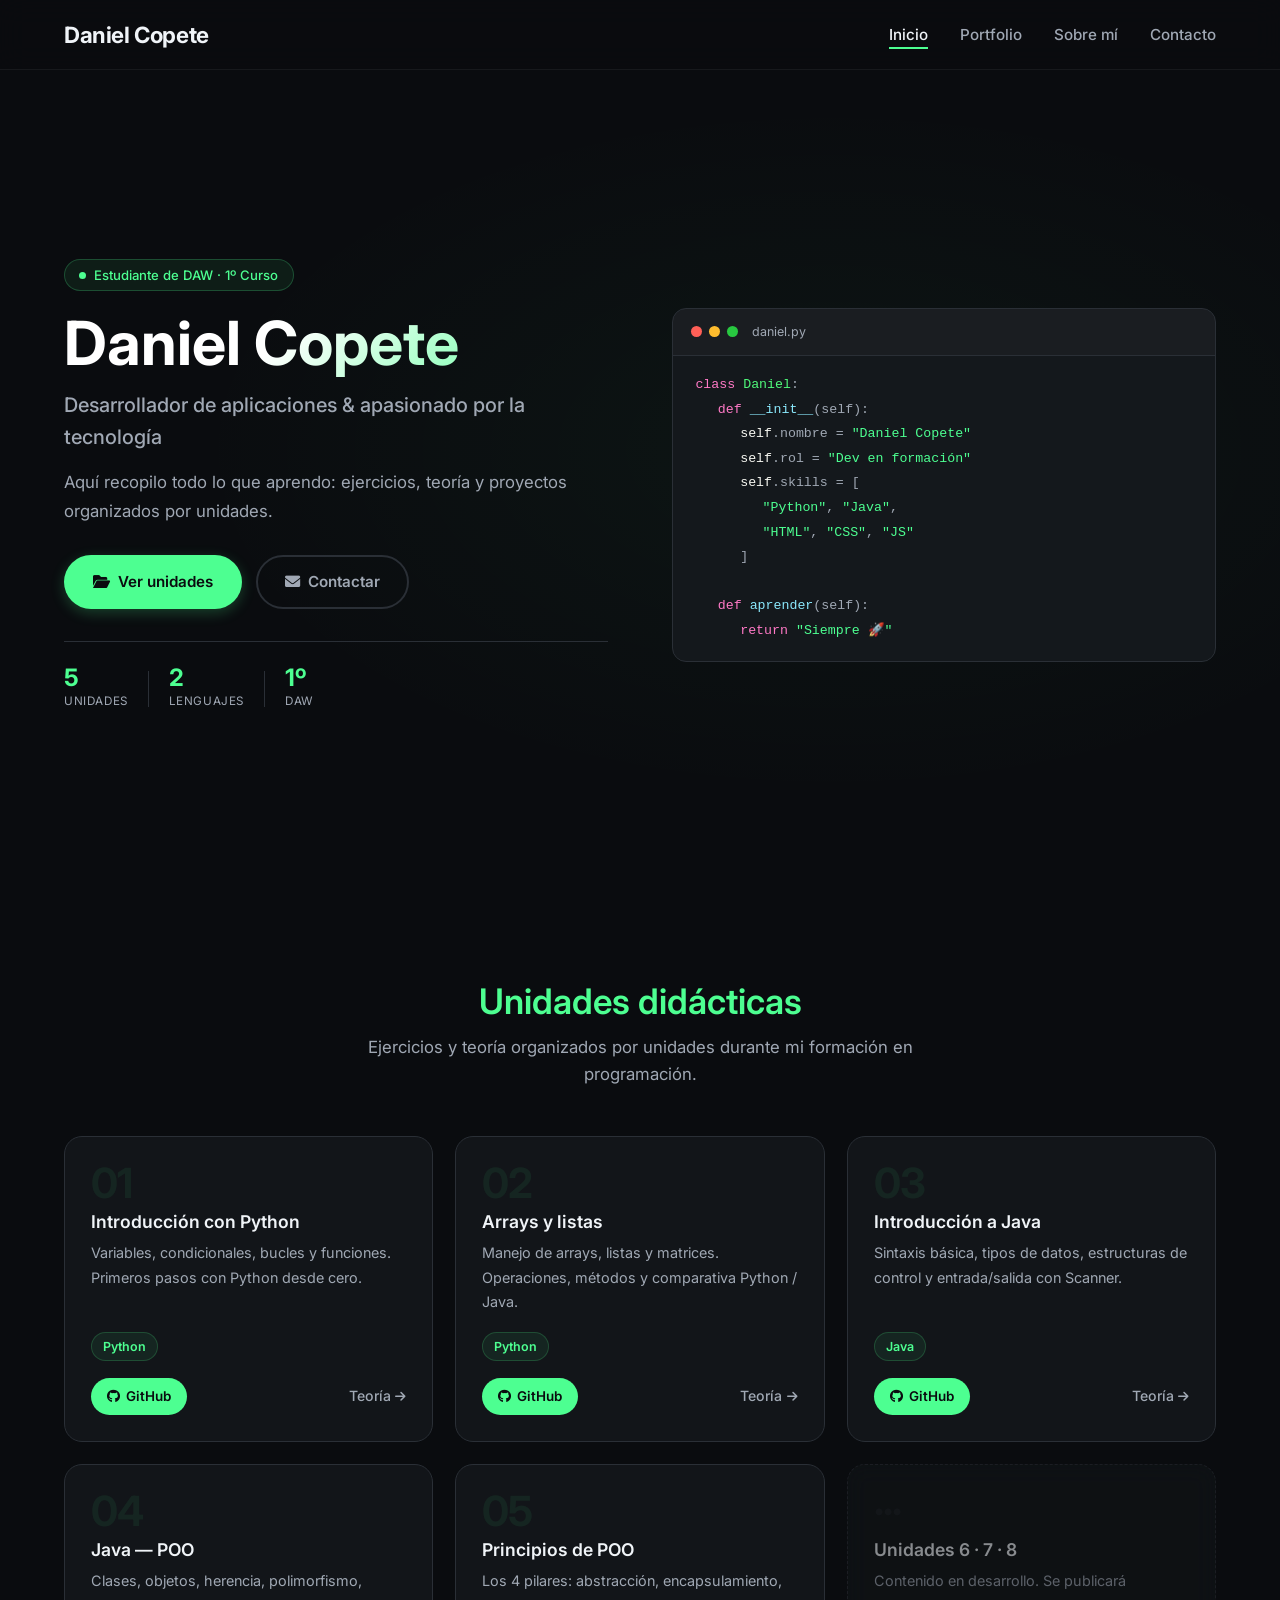
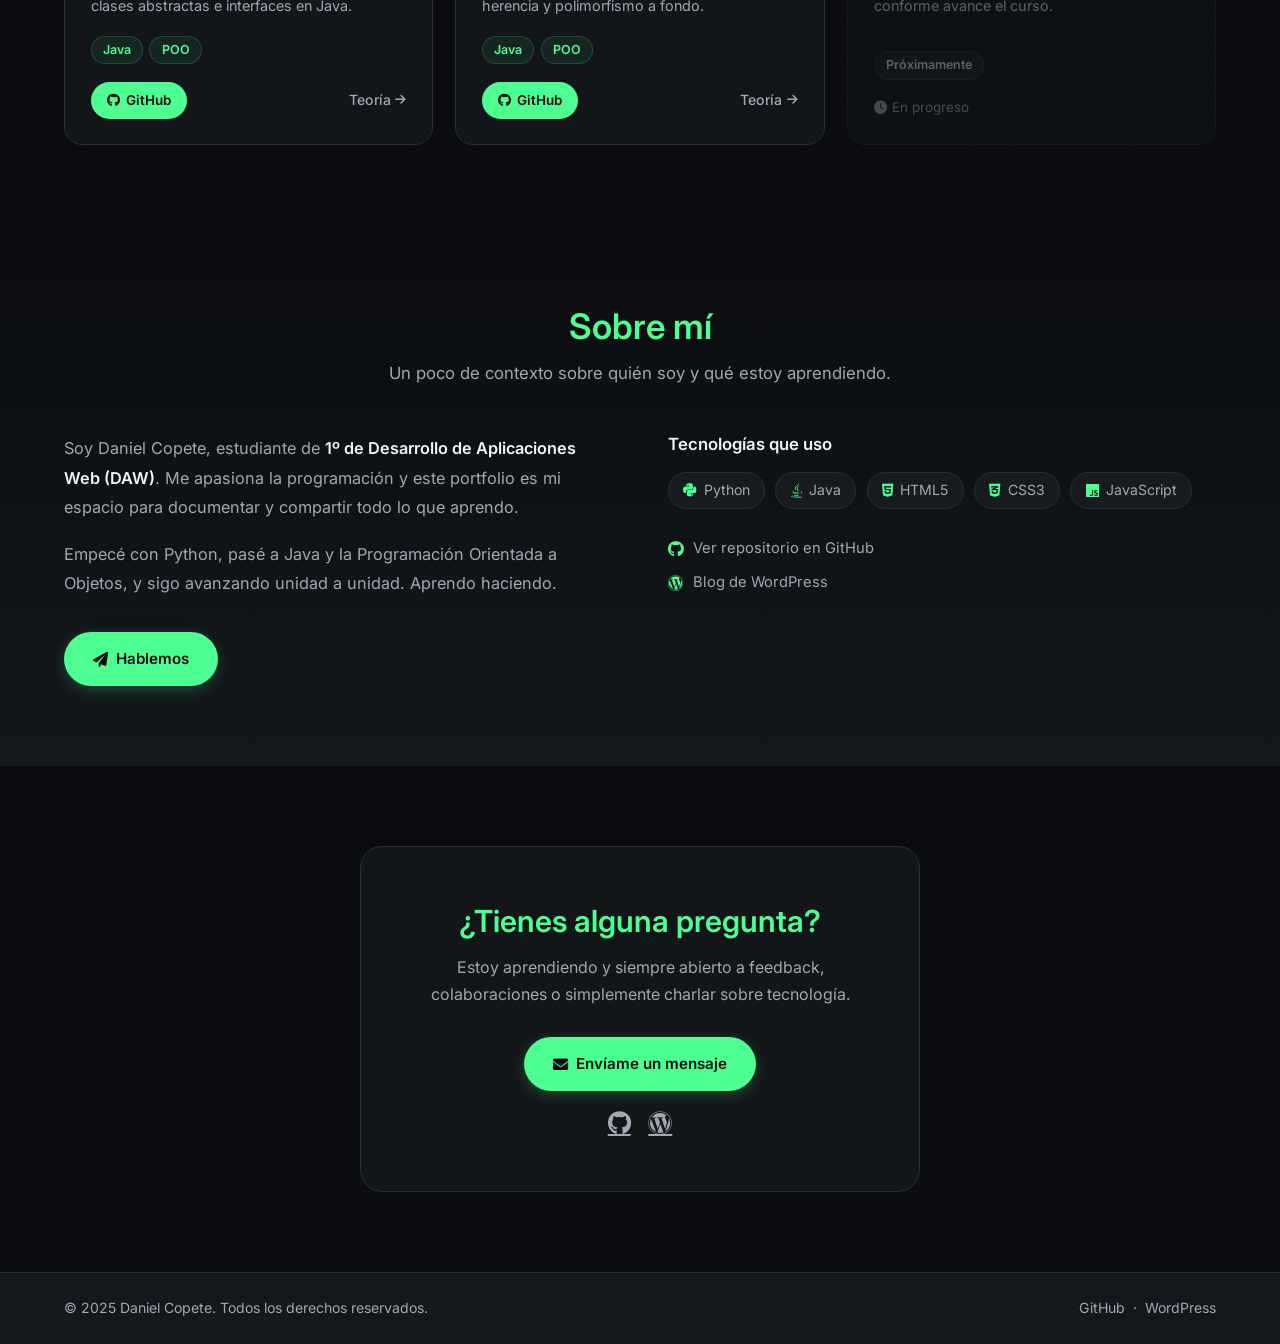
<file: index.html>
<!DOCTYPE html>
<html lang="es">
<head>
    <meta charset="UTF-8">
    <meta name="viewport" content="width=device-width, initial-scale=1.0">
    <meta name="description" content="Portfolio de Daniel Copete, estudiante de DAW. Ejercicios, proyectos y teoría de programación en Python y Java.">
    <meta name="author" content="Daniel Copete">
    <title>Daniel Copete | Portfolio</title>
    <link rel="preconnect" href="https://fonts.googleapis.com">
    <link rel="preconnect" href="https://fonts.gstatic.com" crossorigin>
    <link href="https://fonts.googleapis.com/css2?family=Inter:opsz,wght@14..32,400;14..32,500;14..32,600;14..32,700&display=swap" rel="stylesheet">
    <link rel="stylesheet" href="https://cdnjs.cloudflare.com/ajax/libs/font-awesome/6.0.0-beta3/css/all.min.css">
    <link rel="stylesheet" href="styles.css">
</head>
<body>

    <!-- ===== HEADER ===== -->
    <header class="header" id="header">
        <div class="container header-container">
            <div class="logo">
                <a href="index.html#inicio">Daniel Copete</a>
            </div>
            <nav class="navbar" aria-label="Navegación principal">
                <ul class="nav-menu" id="nav-menu">
                    <li><a href="index.html#inicio"   class="nav-link">Inicio</a></li>
                    <li><a href="index.html#portfolio" class="nav-link">Portfolio</a></li>
                    <li><a href="index.html#sobre-mi"  class="nav-link">Sobre mí</a></li>
                    <li><a href="mi_contacto.html"     class="nav-link">Contacto</a></li>
                </ul>
                <div class="hamburger" id="hamburger" aria-label="Abrir menú" role="button" tabindex="0">
                    <span class="bar"></span>
                    <span class="bar"></span>
                    <span class="bar"></span>
                </div>
            </nav>
        </div>
    </header>

    <main>

        <!-- ===== HERO ===== -->
        <section id="inicio" class="hero">
            <div class="container hero-container">

                <div class="hero-content">
                    <div class="hero-badge">
                        <span class="badge-dot"></span>
                        Estudiante de DAW · 1º Curso
                    </div>
                    <h1 class="hero-title">Daniel Copete</h1>
                    <p class="hero-subtitle">Desarrollador de aplicaciones &amp; apasionado por la tecnología</p>
                    <p class="hero-description">Aquí recopilo todo lo que aprendo: ejercicios, teoría y proyectos organizados por unidades.</p>
                    <div class="hero-buttons">
                        <a href="index.html#portfolio" class="btn btn-primary">
                            <i class="fas fa-folder-open"></i> Ver unidades
                        </a>
                        <a href="mi_contacto.html" class="btn btn-outline">
                            <i class="fas fa-envelope"></i> Contactar
                        </a>
                    </div>
                    <div class="hero-stats">
                        <div class="stat">
                            <span class="stat-number">5</span>
                            <span class="stat-label">Unidades</span>
                        </div>
                        <div class="stat-divider"></div>
                        <div class="stat">
                            <span class="stat-number">2</span>
                            <span class="stat-label">Lenguajes</span>
                        </div>
                        <div class="stat-divider"></div>
                        <div class="stat">
                            <span class="stat-number">1º</span>
                            <span class="stat-label">DAW</span>
                        </div>
                    </div>
                </div>

                <!-- Ventana de código decorativa -->
                <div class="hero-visual" aria-hidden="true">
                    <div class="code-window">
                        <div class="window-header">
                            <span class="dot red"></span>
                            <span class="dot yellow"></span>
                            <span class="dot green"></span>
                            <span class="window-title">daniel.py</span>
                        </div>
                        <div class="window-body">
                            <div class="code-line"><span class="code-keyword">class</span> <span class="code-class">Daniel</span><span class="code-punct">:</span></div>
                            <div class="code-line indent"><span class="code-keyword">def</span> <span class="code-fn">__init__</span><span class="code-punct">(self):</span></div>
                            <div class="code-line indent2"><span class="code-var">self</span><span class="code-punct">.nombre =</span> <span class="code-string">"Daniel Copete"</span></div>
                            <div class="code-line indent2"><span class="code-var">self</span><span class="code-punct">.rol    =</span> <span class="code-string">"Dev en formación"</span></div>
                            <div class="code-line indent2"><span class="code-var">self</span><span class="code-punct">.skills =</span> <span class="code-punct">[</span></div>
                            <div class="code-line indent3"><span class="code-string">"Python"</span><span class="code-punct">,</span> <span class="code-string">"Java"</span><span class="code-punct">,</span></div>
                            <div class="code-line indent3"><span class="code-string">"HTML"</span><span class="code-punct">,</span> <span class="code-string">"CSS"</span><span class="code-punct">,</span> <span class="code-string">"JS"</span></div>
                            <div class="code-line indent2"><span class="code-punct">]</span></div>
                            <div class="code-line">&nbsp;</div>
                            <div class="code-line indent"><span class="code-keyword">def</span> <span class="code-fn">aprender</span><span class="code-punct">(self):</span></div>
                            <div class="code-line indent2"><span class="code-keyword">return</span> <span class="code-string">"Siempre 🚀"</span></div>
                        </div>
                    </div>
                </div>

            </div>
        </section>

        <!-- ===== PORTFOLIO ===== -->
        <section id="portfolio" class="portfolio">
            <div class="container">
                <div class="section-header">
                    <h2>Unidades didácticas</h2>
                    <p class="section-description">Ejercicios y teoría organizados por unidades durante mi formación en programación.</p>
                </div>
                <div class="portfolio-grid">

                    <article class="portfolio-card">
                        <div class="card-number">01</div>
                        <div class="card-content">
                            <h3 class="card-title">Introducción con Python</h3>
                            <p class="card-description">Variables, condicionales, bucles y funciones. Primeros pasos con Python desde cero.</p>
                            <div class="card-tech">
                                <span class="tech-tag">Python</span>
                            </div>
                            <div class="card-links">
                                <a href="https://github.com/dacop1/programacion_1_daw/tree/main/Unidad_1" class="btn-card" target="_blank" rel="noopener noreferrer">
                                    <i class="fab fa-github"></i> GitHub
                                </a>
                                <a href="teoria_ud1.html" class="card-link">
                                    Teoría <i class="fas fa-arrow-right"></i>
                                </a>
                            </div>
                        </div>
                    </article>

                    <article class="portfolio-card">
                        <div class="card-number">02</div>
                        <div class="card-content">
                            <h3 class="card-title">Arrays y listas</h3>
                            <p class="card-description">Manejo de arrays, listas y matrices. Operaciones, métodos y comparativa Python / Java.</p>
                            <div class="card-tech">
                                <span class="tech-tag">Python</span>
                            </div>
                            <div class="card-links">
                                <a href="https://github.com/dacop1/programacion_1_daw/tree/main/Unidad_2" class="btn-card" target="_blank" rel="noopener noreferrer">
                                    <i class="fab fa-github"></i> GitHub
                                </a>
                                <a href="teoria_ud2.html" class="card-link">
                                    Teoría <i class="fas fa-arrow-right"></i>
                                </a>
                            </div>
                        </div>
                    </article>

                    <article class="portfolio-card">
                        <div class="card-number">03</div>
                        <div class="card-content">
                            <h3 class="card-title">Introducción a Java</h3>
                            <p class="card-description">Sintaxis básica, tipos de datos, estructuras de control y entrada/salida con Scanner.</p>
                            <div class="card-tech">
                                <span class="tech-tag">Java</span>
                            </div>
                            <div class="card-links">
                                <a href="https://github.com/dacop1/programacion_1_daw/tree/main/Unidad_3" class="btn-card" target="_blank" rel="noopener noreferrer">
                                    <i class="fab fa-github"></i> GitHub
                                </a>
                                <a href="teoria_ud3.html" class="card-link">
                                    Teoría <i class="fas fa-arrow-right"></i>
                                </a>
                            </div>
                        </div>
                    </article>

                    <article class="portfolio-card">
                        <div class="card-number">04</div>
                        <div class="card-content">
                            <h3 class="card-title">Java — POO</h3>
                            <p class="card-description">Clases, objetos, herencia, polimorfismo, clases abstractas e interfaces en Java.</p>
                            <div class="card-tech">
                                <span class="tech-tag">Java</span>
                                <span class="tech-tag">POO</span>
                            </div>
                            <div class="card-links">
                                <a href="https://github.com/dacop1/programacion_1_daw/tree/main/Unidad_4" class="btn-card" target="_blank" rel="noopener noreferrer">
                                    <i class="fab fa-github"></i> GitHub
                                </a>
                                <a href="teoria_ud4.html" class="card-link">
                                    Teoría <i class="fas fa-arrow-right"></i>
                                </a>
                            </div>
                        </div>
                    </article>

                    <article class="portfolio-card">
                        <div class="card-number">05</div>
                        <div class="card-content">
                            <h3 class="card-title">Principios de POO</h3>
                            <p class="card-description">Los 4 pilares: abstracción, encapsulamiento, herencia y polimorfismo a fondo.</p>
                            <div class="card-tech">
                                <span class="tech-tag">Java</span>
                                <span class="tech-tag">POO</span>
                            </div>
                            <div class="card-links">
                                <a href="https://github.com/dacop1/programacion_1_daw/tree/main/Unidad_5" class="btn-card" target="_blank" rel="noopener noreferrer">
                                    <i class="fab fa-github"></i> GitHub
                                </a>
                                <a href="teoria_ud5.html" class="card-link">
                                    Teoría <i class="fas fa-arrow-right"></i>
                                </a>
                            </div>
                        </div>
                    </article>

                    <!-- Próximamente: unidades 6, 7 y 8 -->
                    <article class="portfolio-card portfolio-card--coming">
                        <div class="card-number coming-number">···</div>
                        <div class="card-content">
                            <h3 class="card-title">Unidades 6 · 7 · 8</h3>
                            <p class="card-description">Contenido en desarrollo. Se publicará conforme avance el curso.</p>
                            <div class="card-tech">
                                <span class="tech-tag tech-tag--muted">Próximamente</span>
                            </div>
                            <div class="card-links">
                                <span class="coming-label">
                                    <i class="fas fa-clock"></i> En progreso
                                </span>
                            </div>
                        </div>
                    </article>

                </div>
            </div>
        </section>

        <!-- ===== SOBRE MÍ ===== -->
        <section id="sobre-mi" class="about">
            <div class="container">
                <div class="section-header">
                    <h2>Sobre mí</h2>
                    <p class="section-description">Un poco de contexto sobre quién soy y qué estoy aprendiendo.</p>
                </div>
                <div class="about-content">
                    <div class="about-text">
                        <p>Soy Daniel Copete, estudiante de <strong>1º de Desarrollo de Aplicaciones Web (DAW)</strong>. Me apasiona la programación y este portfolio es mi espacio para documentar y compartir todo lo que aprendo.</p>
                        <p>Empecé con Python, pasé a Java y la Programación Orientada a Objetos, y sigo avanzando unidad a unidad. Aprendo haciendo.</p>
                        <a href="mi_contacto.html" class="btn btn-primary" style="margin-top:1rem;">
                            <i class="fas fa-paper-plane"></i> Hablemos
                        </a>
                    </div>
                    <div class="about-skills">
                        <h3>Tecnologías que uso</h3>
                        <div class="skills-list">
                            <span class="skill-item"><i class="fab fa-python"></i> Python</span>
                            <span class="skill-item"><i class="fab fa-java"></i> Java</span>
                            <span class="skill-item"><i class="fab fa-html5"></i> HTML5</span>
                            <span class="skill-item"><i class="fab fa-css3-alt"></i> CSS3</span>
                            <span class="skill-item"><i class="fab fa-js"></i> JavaScript</span>
                        </div>
                        <div class="about-links">
                            <a href="https://github.com/dacop1/programacion_1_daw" target="_blank" rel="noopener noreferrer" class="about-link">
                                <i class="fab fa-github"></i> Ver repositorio en GitHub
                            </a>
                            <a href="https://dcopjim.wordpress.com/" target="_blank" rel="noopener noreferrer" class="about-link">
                                <i class="fab fa-wordpress"></i> Blog de WordPress
                            </a>
                        </div>
                    </div>
                </div>
            </div>
        </section>

        <!-- ===== CONTACTO CTA ===== -->
        <section id="contacto" class="contact">
            <div class="container">
                <div class="contact-cta">
                    <h2>¿Tienes alguna pregunta?</h2>
                    <p>Estoy aprendiendo y siempre abierto a feedback, colaboraciones o simplemente charlar sobre tecnología.</p>
                    <div class="contact-actions">
                        <a href="mi_contacto.html" class="btn btn-primary">
                            <i class="fas fa-envelope"></i> Envíame un mensaje
                        </a>
                        <div class="social-links">
                            <a href="https://github.com/dacop1/programacion_1_daw" target="_blank" rel="noopener noreferrer" aria-label="GitHub">
                                <i class="fab fa-github"></i>
                            </a>
                            <a href="https://dcopjim.wordpress.com/" target="_blank" rel="noopener noreferrer" aria-label="Blog WordPress">
                                <i class="fab fa-wordpress"></i>
                            </a>
                        </div>
                    </div>
                </div>
            </div>
        </section>

    </main>

    <!-- ===== FOOTER ===== -->
    <footer class="footer">
        <div class="container footer-container">
            <p>&copy; 2025 Daniel Copete. Todos los derechos reservados.</p>
            <p>
                <a href="https://github.com/dacop1/programacion_1_daw" target="_blank" rel="noopener noreferrer">GitHub</a>
                &nbsp;·&nbsp;
                <a href="https://dcopjim.wordpress.com/" target="_blank" rel="noopener noreferrer">WordPress</a>
            </p>
        </div>
    </footer>

    <button id="scrollToTop" class="scroll-top" aria-label="Volver arriba">
        <i class="fas fa-arrow-up"></i>
    </button>

    <script src="script.js"></script>
</body>
</html>
</file>
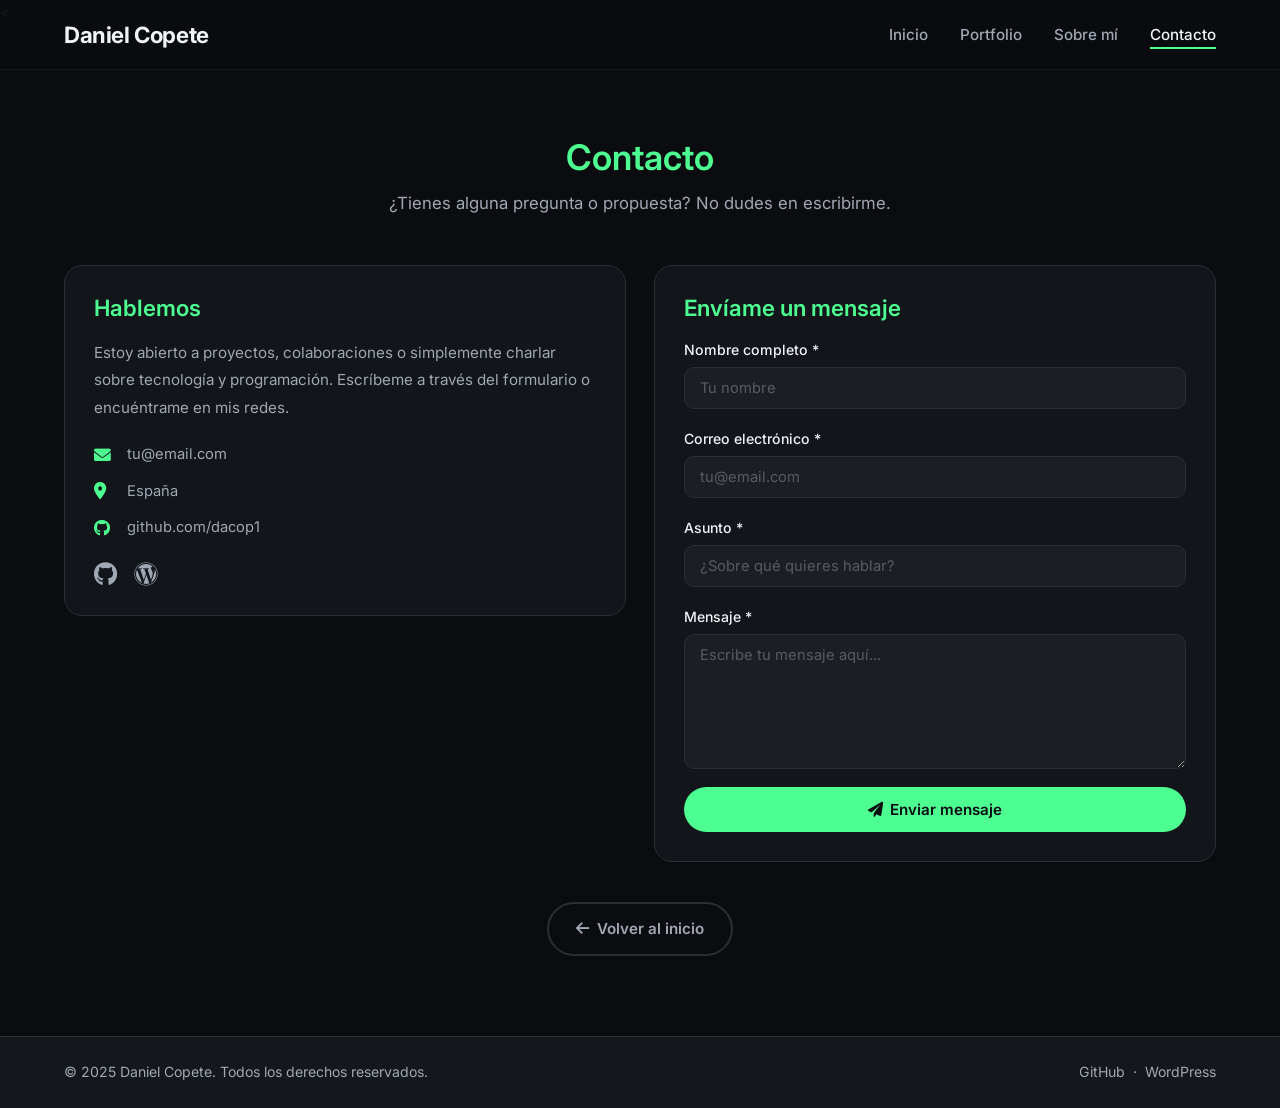
<file: mi_contacto.html>
<<!DOCTYPE html>
<html lang="es">
<head>
    <meta charset="UTF-8">
    <meta name="viewport" content="width=device-width, initial-scale=1.0">
    <meta name="description" content="Contacta con Daniel Copete, desarrollador de aplicaciones.">
    <title>Contacto | Daniel Copete</title>
    <link rel="preconnect" href="https://fonts.googleapis.com">
    <link rel="preconnect" href="https://fonts.gstatic.com" crossorigin>
    <link href="https://fonts.googleapis.com/css2?family=Inter:opsz,wght@14..32,400;14..32,500;14..32,600;14..32,700&display=swap" rel="stylesheet">
    <link rel="stylesheet" href="https://cdnjs.cloudflare.com/ajax/libs/font-awesome/6.0.0-beta3/css/all.min.css">
    <link rel="stylesheet" href="styles.css">
</head>
<body>

    <header class="header" id="header">
        <div class="container header-container">
            <div class="logo"><a href="index.html">Daniel Copete</a></div>
            <nav class="navbar" aria-label="Navegación principal">
                <ul class="nav-menu" id="nav-menu">
                    <li><a href="index.html#inicio"   class="nav-link">Inicio</a></li>
                    <li><a href="index.html#portfolio" class="nav-link">Portfolio</a></li>
                    <li><a href="index.html#sobre-mi"  class="nav-link">Sobre mí</a></li>
                    <li><a href="mi_contacto.html"     class="nav-link">Contacto</a></li>
                </ul>
                <div class="hamburger" id="hamburger" aria-label="Abrir menú" role="button" tabindex="0">
                    <span class="bar"></span><span class="bar"></span><span class="bar"></span>
                </div>
            </nav>
        </div>
    </header>

    <main>
        <section class="contact-page">
            <div class="container">

                <div class="section-header">
                    <h2>Contacto</h2>
                    <p class="section-description">¿Tienes alguna pregunta o propuesta? No dudes en escribirme.</p>
                </div>

                <div class="contact-grid">

                    <!-- Info -->
                    <div class="contact-info">
                        <h2>Hablemos</h2>
                        <p>Estoy abierto a proyectos, colaboraciones o simplemente charlar sobre tecnología y programación. Escríbeme a través del formulario o encuéntrame en mis redes.</p>
                        <ul class="contact-details">
                            <!-- ⚠️ Sustituye con tu email y ubicación reales -->
                            <li>
                                <i class="fas fa-envelope"></i>
                                <a href="mailto:tu@email.com">tu@email.com</a>
                            </li>
                            <li>
                                <i class="fas fa-map-marker-alt"></i>
                                España
                            </li>
                            <li>
                                <i class="fab fa-github"></i>
                                <a href="https://github.com/dacop1" target="_blank" rel="noopener noreferrer">github.com/dacop1</a>
                            </li>
                        </ul>
                        <div class="social-links-contact">
                            <a href="https://github.com/dacop1" target="_blank" rel="noopener noreferrer" aria-label="GitHub">
                                <i class="fab fa-github"></i>
                            </a>
                            <a href="https://dcopjim.wordpress.com/" target="_blank" rel="noopener noreferrer" aria-label="WordPress">
                                <i class="fab fa-wordpress"></i>
                            </a>
                            <!-- Añade LinkedIn cuando tengas cuenta:
                            <a href="https://linkedin.com/in/tu-perfil" target="_blank" rel="noopener noreferrer" aria-label="LinkedIn">
                                <i class="fab fa-linkedin"></i>
                            </a>
                            -->
                        </div>
                    </div>

                    <!-- Formulario -->
                    <div class="contact-form-card">
                        <h2>Envíame un mensaje</h2>
                        <form id="contactForm" novalidate>
                            <div class="form-group">
                                <label for="name">Nombre completo *</label>
                                <input type="text" id="name" name="name" required placeholder="Tu nombre">
                            </div>
                            <div class="form-group">
                                <label for="email">Correo electrónico *</label>
                                <input type="email" id="email" name="email" required placeholder="tu@email.com">
                            </div>
                            <div class="form-group">
                                <label for="subject">Asunto *</label>
                                <input type="text" id="subject" name="subject" required placeholder="¿Sobre qué quieres hablar?">
                            </div>
                            <div class="form-group">
                                <label for="message">Mensaje *</label>
                                <textarea id="message" name="message" required placeholder="Escribe tu mensaje aquí..."></textarea>
                            </div>
                            <button type="submit" class="btn-submit">
                                <i class="fas fa-paper-plane"></i> Enviar mensaje
                            </button>
                            <div id="formMessage" class="form-message" role="alert"></div>
                        </form>
                    </div>

                </div>

                <!-- Volver -->
                <div style="text-align:center; margin-top:2.5rem;">
                    <a href="index.html" class="btn btn-outline">
                        <i class="fas fa-arrow-left"></i> Volver al inicio
                    </a>
                </div>

            </div>
        </section>
    </main>

    <footer class="footer">
        <div class="container footer-container">
            <p>&copy; 2025 Daniel Copete. Todos los derechos reservados.</p>
            <p>
                <a href="https://github.com/dacop1/programacion_1_daw" target="_blank" rel="noopener noreferrer">GitHub</a>
                &nbsp;·&nbsp;
                <a href="https://dcopjim.wordpress.com/" target="_blank" rel="noopener noreferrer">WordPress</a>
            </p>
        </div>
    </footer>

    <button id="scrollToTop" class="scroll-top" aria-label="Volver arriba">
        <i class="fas fa-arrow-up"></i>
    </button>

    <script src="script.js"></script>
    <script>
        'use strict';
        document.addEventListener('DOMContentLoaded', function () {
            var form        = document.getElementById('contactForm');
            var formMessage = document.getElementById('formMessage');

            if (!form) return;

            form.addEventListener('submit', function (e) {
                e.preventDefault();

                var name    = document.getElementById('name').value.trim();
                var email   = document.getElementById('email').value.trim();
                var subject = document.getElementById('subject').value.trim();
                var message = document.getElementById('message').value.trim();

                /* Validación básica */
                if (!name || !email || !subject || !message) {
                    formMessage.className = 'form-message error';
                    formMessage.textContent = 'Por favor, completa todos los campos.';
                    return;
                }

                /* Validar formato email */
                var emailRegex = /^[^\s@]+@[^\s@]+\.[^\s@]+$/;
                if (!emailRegex.test(email)) {
                    formMessage.className = 'form-message error';
                    formMessage.textContent = 'Introduce un correo electrónico válido.';
                    return;
                }

                /*
                 * NOTA: Este formulario es solo visual.
                 * Para enviar emails reales necesitas un backend o un servicio
                 * como Formspree (https://formspree.io) o EmailJS.
                 *
                 * Con Formspree, cambia el action del form por:
                 * <form action="https://formspree.io/f/TU_ID" method="POST">
                 * y quita el addEventListener de submit.
                 */

                formMessage.className = 'form-message success';
                formMessage.textContent = '¡Mensaje recibido! Te responderé lo antes posible.';
                form.reset();

                setTimeout(function () {
                    formMessage.className = 'form-message';
                    formMessage.textContent = '';
                }, 6000);
            });
        });
    </script>
</body>
</html>
</file>
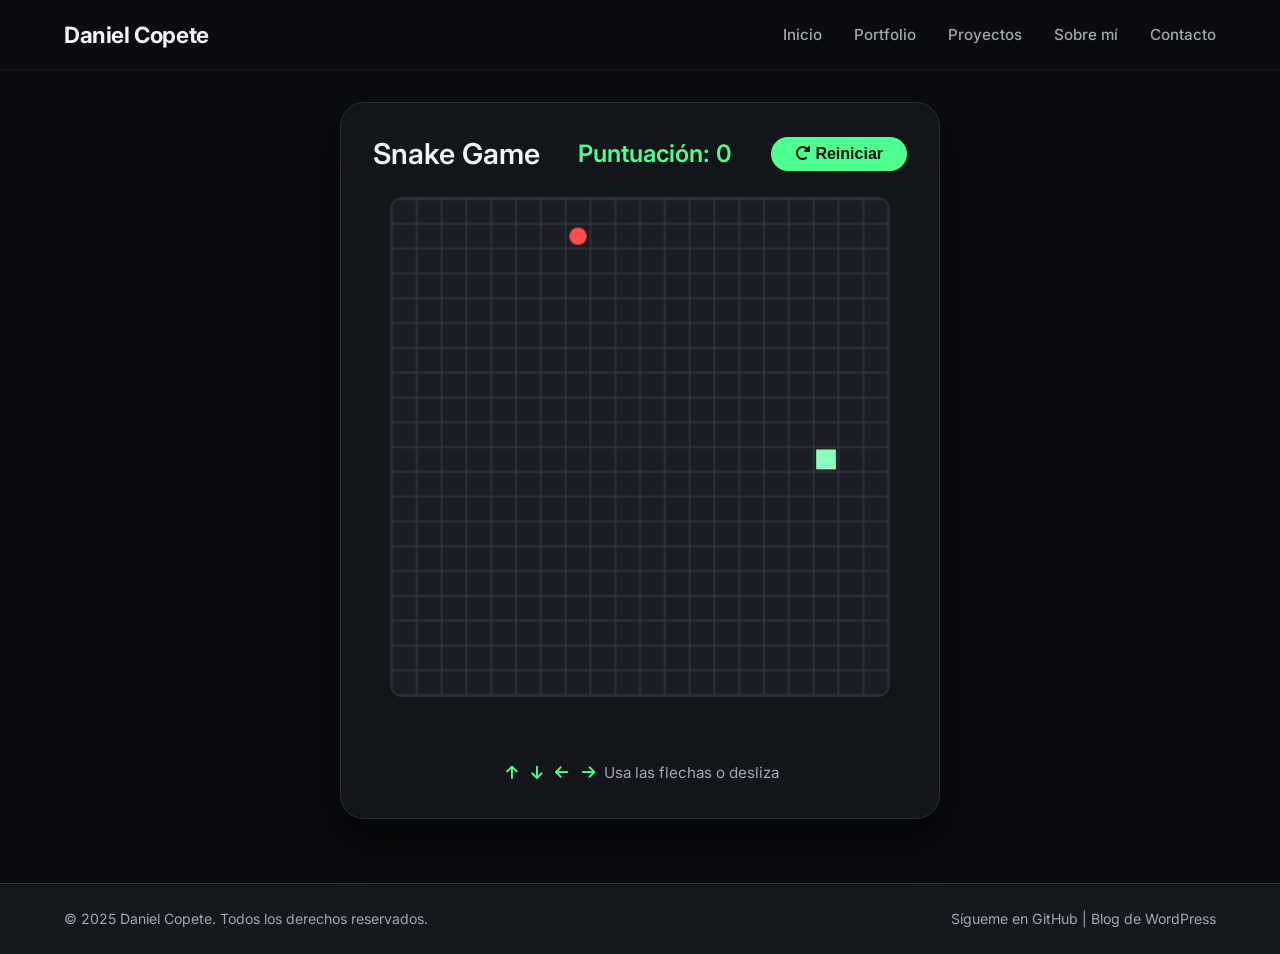
<file: snake.html>
<!DOCTYPE html>
<html lang="es">
<head>
    <meta charset="UTF-8">
    <meta name="viewport" content="width=device-width, initial-scale=1.0">
    <meta name="description" content="Juego Snake clásico desarrollado en JavaScript - Daniel Copete">
    <title>Snake Game | Daniel Copete</title>
    <!-- Fuentes e iconos -->
    <link rel="preconnect" href="https://fonts.googleapis.com">
    <link rel="preconnect" href="https://fonts.gstatic.com" crossorigin>
    <link href="https://fonts.googleapis.com/css2?family=Inter:opsz,wght@14..32,400;14..32,500;14..32,600;14..32,700&display=swap" rel="stylesheet">
    <link rel="stylesheet" href="https://cdnjs.cloudflare.com/ajax/libs/font-awesome/6.0.0-beta3/css/all.min.css">
    <!-- Hoja de estilos principal (la misma del portfolio) -->
    <link rel="stylesheet" href="styles.css">
    <style>
        /* Estilos específicos para la página del juego */
        .game-section {
            padding-top: calc(var(--header-height, 80px) + 2rem);
            padding-bottom: 4rem;
            min-height: 80vh;
            display: flex;
            align-items: center;
            justify-content: center;
        }
        .game-container {
            max-width: 600px;
            margin: 0 auto;
            text-align: center;
            background: var(--bg-card);
            backdrop-filter: blur(10px);
            border: 1px solid var(--border-color);
            border-radius: 24px;
            padding: 2rem;
            box-shadow: var(--shadow-lg);
        }
        .game-header {
            display: flex;
            justify-content: space-between;
            align-items: center;
            margin-bottom: 1.5rem;
            color: var(--text-primary);
        }
        .score {
            font-size: 1.5rem;
            font-weight: 600;
            color: var(--accent);
        }
        #restartBtn {
            background: var(--accent);
            color: var(--bg-primary);
            border: none;
            padding: 0.5rem 1.5rem;
            border-radius: 50px;
            font-weight: 600;
            cursor: pointer;
            transition: var(--transition);
            font-size: 1rem;
        }
        #restartBtn:hover {
            background: var(--accent-hover);
            transform: translateY(-2px);
            box-shadow: 0 5px 15px rgba(77, 255, 145, 0.3);
        }
        canvas {
            display: block;
            margin: 0 auto;
            border: 2px solid var(--border-color);
            border-radius: 12px;
            background-color: #1a1d24;
            width: 100%;
            max-width: 500px;
            height: auto;
            aspect-ratio: 1/1;
            outline: none;
            touch-action: none; /* Evita el scroll al hacer swipe en móvil */
        }
        .controls-info {
            margin-top: 1.5rem;
            color: var(--text-secondary);
            font-size: 0.95rem;
        }
        .controls-info i {
            color: var(--accent);
            margin: 0 0.3rem;
        }
        #gameOverMsg {
            color: #ff4d4d;
            font-weight: 600;
            margin-top: 0.5rem;
            min-height: 2rem;
        }
        /* Botones táctiles para móvil */
        .mobile-controls {
            display: none;
            justify-content: center;
            flex-wrap: wrap;
            gap: 1rem;
            margin-top: 1.5rem;
        }
        .control-btn {
            background: var(--accent);
            color: var(--bg-primary);
            border: none;
            width: 70px;
            height: 70px;
            border-radius: 50%;
            font-size: 2rem;
            display: inline-flex;
            align-items: center;
            justify-content: center;
            cursor: pointer;
            transition: var(--transition);
            box-shadow: var(--shadow-sm);
            touch-action: manipulation;
        }
        .control-btn:active {
            transform: scale(0.9);
            background: var(--accent-hover);
        }
        @media (max-width: 768px) {
            .mobile-controls {
                display: flex;
            }
            .game-header {
                flex-direction: column;
                gap: 0.5rem;
            }
        }
    </style>
</head>
<body>
    <!-- Header (idéntico al index) -->
    <header class="header" id="header">
        <div class="container header-container">
            <div class="logo">
                <a href="index.html#inicio">Daniel Copete</a>
            </div>
            <nav class="navbar" aria-label="Navegación principal">
                <ul class="nav-menu" id="nav-menu">
                    <li><a href="index.html#inicio" class="nav-link">Inicio</a></li>
                    <li><a href="index.html#portfolio" class="nav-link">Portfolio</a></li>
                    <li><a href="index.html#proyectos" class="nav-link">Proyectos</a></li>
                    <li><a href="index.html#sobre-mi" class="nav-link">Sobre mí</a></li>
                    <li><a href="index.html#contacto" class="nav-link">Contacto</a></li>
                </ul>
                <div class="hamburger" id="hamburger" aria-label="Abrir menú" role="button" tabindex="0">
                    <span class="bar"></span>
                    <span class="bar"></span>
                    <span class="bar"></span>
                </div>
            </nav>
        </div>
    </header>

    <main>
        <section class="game-section">
            <div class="container">
                <div class="game-container">
                    <div class="game-header">
                        <h1 style="margin:0; font-size:1.8rem;">Snake Game</h1>
                        <div class="score">Puntuación: <span id="score">0</span></div>
                        <button id="restartBtn"><i class="fas fa-redo-alt"></i> Reiniciar</button>
                    </div>
                    <canvas id="gameCanvas" width="400" height="400" tabindex="0"></canvas>
                    <div id="gameOverMsg"></div>
                    <div class="controls-info">
                        <i class="fas fa-arrow-up"></i> <i class="fas fa-arrow-down"></i> 
                        <i class="fas fa-arrow-left"></i> <i class="fas fa-arrow-right"></i> Usa las flechas o desliza
                    </div>
                    
                    <!-- Controles táctiles (solo visibles en móvil) -->
                    <div class="mobile-controls">
                        <button class="control-btn" data-dir="up"><i class="fas fa-arrow-up"></i></button>
                        <div style="display: flex; gap: 1rem;">
                            <button class="control-btn" data-dir="left"><i class="fas fa-arrow-left"></i></button>
                            <button class="control-btn" data-dir="down"><i class="fas fa-arrow-down"></i></button>
                            <button class="control-btn" data-dir="right"><i class="fas fa-arrow-right"></i></button>
                        </div>
                    </div>
                </div>
            </div>
        </section>
    </main>

    <!-- Footer -->
    <footer class="footer">
        <div class="container footer-container">
            <p>&copy; 2025 Daniel Copete. Todos los derechos reservados.</p>
            <p>Sígueme en <a href="https://github.com/dacop1/programacion_1_daw" target="_blank" rel="noopener noreferrer">GitHub</a> | <a href="https://dcopjim.wordpress.com/" target="_blank" rel="noopener noreferrer">Blog de WordPress</a></p>
        </div>
    </footer>

    <!-- Botón volver arriba -->
    <button id="scrollToTop" class="scroll-top" aria-label="Volver arriba"><i class="fas fa-arrow-up"></i></button>

    <!-- Script principal (para header, menú, etc.) -->
    <script src="script.js"></script>

    <!-- Script del juego Snake (con soporte móvil) -->
    <script>
        (function() {
            // ----- ELEMENTOS DEL DOM -----
            const canvas = document.getElementById('gameCanvas');
            const ctx = canvas.getContext('2d');
            const scoreSpan = document.getElementById('score');
            const restartBtn = document.getElementById('restartBtn');
            const gameOverMsg = document.getElementById('gameOverMsg');

            // ----- CONSTANTES DEL JUEGO -----
            const GRID_SIZE = 20;
            const TILE_COUNT = canvas.width / GRID_SIZE;
            const MOVE_INTERVAL = 150; // ms

            // ----- ESTADO DEL JUEGO -----
            let snake = [{x: 10, y: 10}];
            let direction = {x: 1, y: 0};      // Dirección actual: derecha
            let nextDirection = {x: 1, y: 0};   // Dirección que se aplicará en el próximo movimiento
            let food = {x: 5, y: 5};
            let score = 0;
            let gameRunning = true;
            let gameInterval = null;

            // ----- GENERAR COMIDA EN CELDA LIBRE -----
            function generateFood() {
                const freeCells = [];
                for (let x = 0; x < TILE_COUNT; x++) {
                    for (let y = 0; y < TILE_COUNT; y++) {
                        if (!snake.some(segment => segment.x === x && segment.y === y)) {
                            freeCells.push({x, y});
                        }
                    }
                }
                if (freeCells.length === 0) {
                    gameOverMsg.textContent = "¡Enhorabuena! Has llenado el tablero.";
                    gameRunning = false;
                    clearInterval(gameInterval);
                    return;
                }
                const randomIndex = Math.floor(Math.random() * freeCells.length);
                food = freeCells[randomIndex];
            }

            // ----- DIBUJAR -----
            function draw() {
                ctx.fillStyle = '#1a1d24';
                ctx.fillRect(0, 0, canvas.width, canvas.height);

                // Cuadrícula
                ctx.strokeStyle = '#3a3f4a';
                ctx.lineWidth = 1;
                for (let i = 0; i <= TILE_COUNT; i++) {
                    ctx.beginPath();
                    ctx.moveTo(i * GRID_SIZE, 0);
                    ctx.lineTo(i * GRID_SIZE, canvas.height);
                    ctx.stroke();
                    ctx.beginPath();
                    ctx.moveTo(0, i * GRID_SIZE);
                    ctx.lineTo(canvas.width, i * GRID_SIZE);
                    ctx.stroke();
                }

                // Serpiente
                for (let i = 0; i < snake.length; i++) {
                    const seg = snake[i];
                    ctx.fillStyle = i === 0 ? '#8affbc' : '#4dff91';
                    ctx.fillRect(seg.x * GRID_SIZE + 2, seg.y * GRID_SIZE + 2, GRID_SIZE - 4, GRID_SIZE - 4);
                }

                // Comida
                ctx.fillStyle = '#ff4d4d';
                ctx.beginPath();
                ctx.arc(food.x * GRID_SIZE + GRID_SIZE/2, food.y * GRID_SIZE + GRID_SIZE/2, GRID_SIZE/2 - 3, 0, Math.PI * 2);
                ctx.fill();
            }

            // ----- MOVER -----
            function move() {
                if (!gameRunning) return;

                // Aplicar la dirección pendiente
                direction = {...nextDirection};

                // Nueva cabeza
                let head = {
                    x: snake[0].x + direction.x,
                    y: snake[0].y + direction.y
                };

                // Atravesar paredes (efecto toroide)
                if (head.x < 0) head.x = TILE_COUNT - 1;
                if (head.x >= TILE_COUNT) head.x = 0;
                if (head.y < 0) head.y = TILE_COUNT - 1;
                if (head.y >= TILE_COUNT) head.y = 0;

                // Colisión con el propio cuerpo (excepto la cabeza)
                if (snake.some((segment, index) => index !== 0 && segment.x === head.x && segment.y === head.y)) {
                    gameOver();
                    return;
                }

                // Añadir nueva cabeza
                snake.unshift(head);

                // Verificar si ha comido
                if (head.x === food.x && head.y === food.y) {
                    score += 10;
                    scoreSpan.textContent = score;
                    generateFood();
                } else {
                    snake.pop();
                }

                draw();
            }

            // ----- GAME OVER -----
            function gameOver() {
                gameRunning = false;
                gameOverMsg.textContent = `¡Game Over! Puntuación final: ${score}`;
                if (gameInterval) {
                    clearInterval(gameInterval);
                    gameInterval = null;
                }
            }

            // ----- CAMBIAR DIRECCIÓN (evita reversa) -----
            function changeDirection(newDir) {
                // Evitar que la serpiente retroceda sobre sí misma
                if (direction.x === -newDir.x && direction.y === -newDir.y) return;
                nextDirection = newDir;
            }

            // ----- REINICIAR JUEGO -----
            function restartGame() {
                snake = [{x: 10, y: 10}];
                direction = {x: 1, y: 0};
                nextDirection = {x: 1, y: 0};
                score = 0;
                gameRunning = true;
                scoreSpan.textContent = score;
                gameOverMsg.textContent = '';
                generateFood();
                draw();
                if (gameInterval) clearInterval(gameInterval);
                gameInterval = setInterval(move, MOVE_INTERVAL);
            }

            // ----- EVENTOS DE TECLADO (PC) -----
            window.addEventListener('keydown', (e) => {
                if (e.key.startsWith('Arrow')) e.preventDefault();
                switch(e.key) {
                    case 'ArrowUp': changeDirection({x: 0, y: -1}); break;
                    case 'ArrowDown': changeDirection({x: 0, y: 1}); break;
                    case 'ArrowLeft': changeDirection({x: -1, y: 0}); break;
                    case 'ArrowRight': changeDirection({x: 1, y: 0}); break;
                }
            });

            // ----- CONTROLES TÁCTILES (BOTONES) -----
            document.querySelectorAll('.control-btn').forEach(btn => {
                btn.addEventListener('click', (e) => {
                    const dir = btn.dataset.dir;
                    switch(dir) {
                        case 'up': changeDirection({x: 0, y: -1}); break;
                        case 'down': changeDirection({x: 0, y: 1}); break;
                        case 'left': changeDirection({x: -1, y: 0}); break;
                        case 'right': changeDirection({x: 1, y: 0}); break;
                    }
                });
            });

            // ----- DETECCIÓN DE SWIPE EN MÓVIL -----
            let touchStartX = 0, touchStartY = 0;
            canvas.addEventListener('touchstart', (e) => {
                touchStartX = e.touches[0].clientX;
                touchStartY = e.touches[0].clientY;
                e.preventDefault(); // Evitar scroll mientras se juega
            }, { passive: false });

            canvas.addEventListener('touchend', (e) => {
                if (!touchStartX || !touchStartY) return;
                const touchEndX = e.changedTouches[0].clientX;
                const touchEndY = e.changedTouches[0].clientY;
                const dx = touchEndX - touchStartX;
                const dy = touchEndY - touchStartY;
                const absDx = Math.abs(dx);
                const absDy = Math.abs(dy);

                // Umbral mínimo de desplazamiento (20px)
                if (Math.max(absDx, absDy) < 20) return;

                if (absDx > absDy) {
                    // Movimiento horizontal
                    if (dx > 0) changeDirection({x: 1, y: 0}); // derecha
                    else changeDirection({x: -1, y: 0});       // izquierda
                } else {
                    // Movimiento vertical
                    if (dy > 0) changeDirection({x: 0, y: 1}); // abajo
                    else changeDirection({x: 0, y: -1});       // arriba
                }

                touchStartX = 0; touchStartY = 0; // Reset
            });

            // ----- INICIALIZAR JUEGO -----
            generateFood();
            draw();
            gameInterval = setInterval(move, MOVE_INTERVAL);
        })();
    </script>
</body>
</html>
</file>
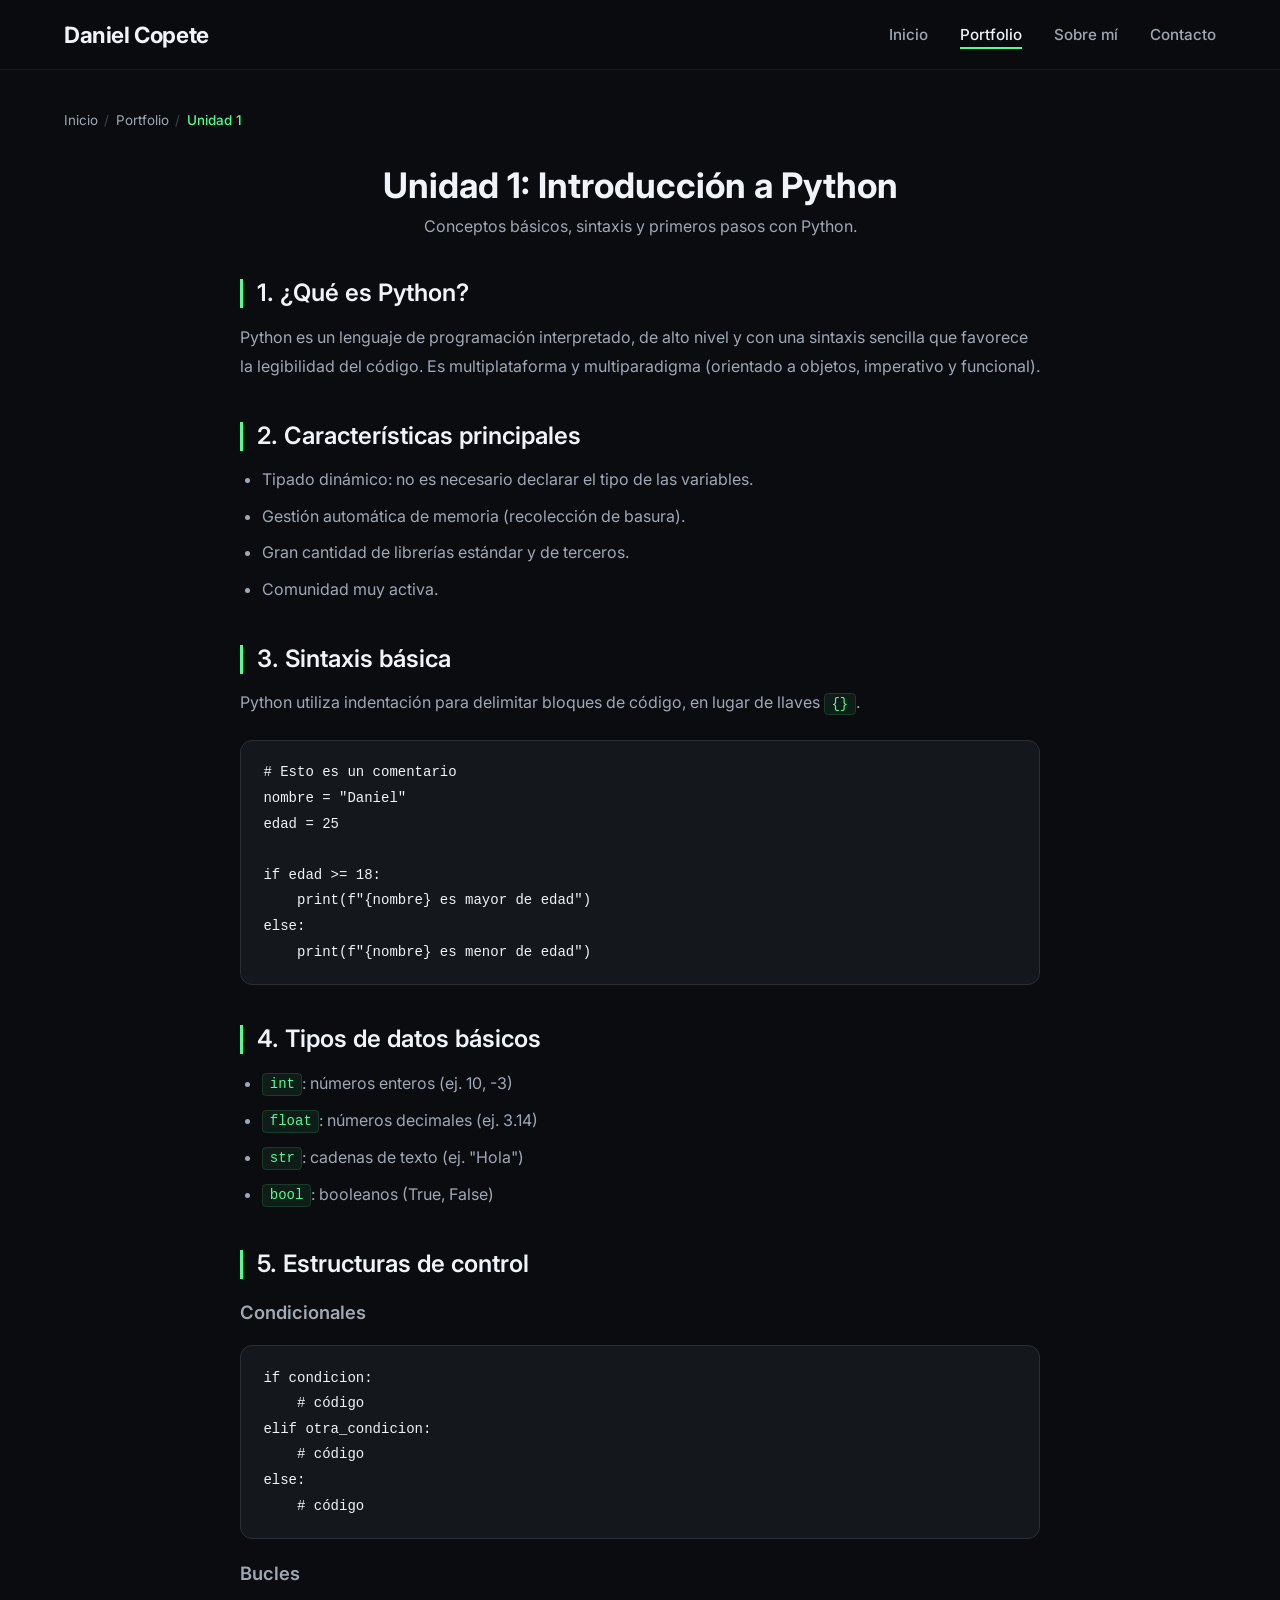
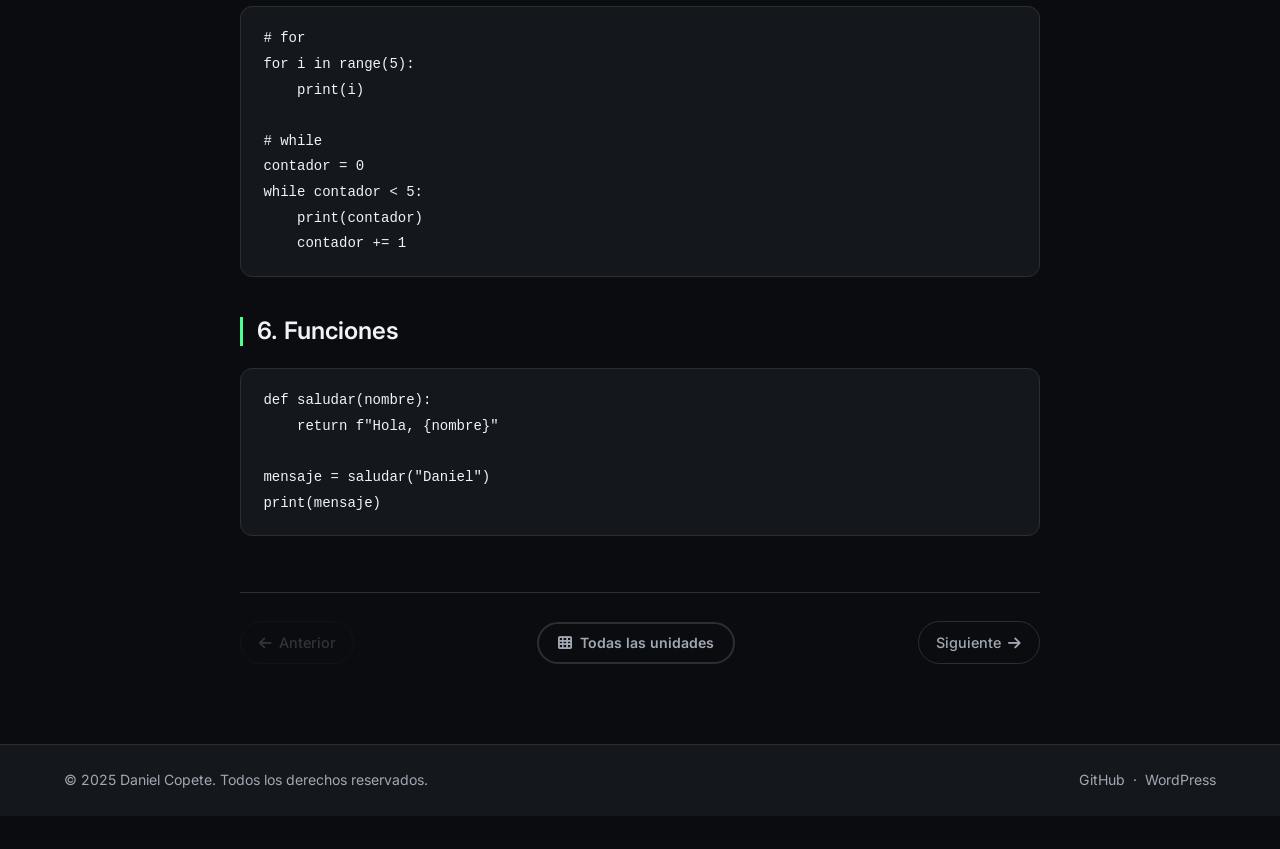
<file: teoria_ud1.html>
<!DOCTYPE html>
<html lang="es">
<head>
    <meta charset="UTF-8">
    <meta name="viewport" content="width=device-width, initial-scale=1.0">
    <meta name="description" content="Teoría Unidad 1: Introducción a Python — Daniel Copete">
    <title>Unidad 1 — Introducción a Python | Daniel Copete</title>
    <link rel="preconnect" href="https://fonts.googleapis.com">
    <link rel="preconnect" href="https://fonts.gstatic.com" crossorigin>
    <link href="https://fonts.googleapis.com/css2?family=Inter:opsz,wght@14..32,400;14..32,500;14..32,600;14..32,700&display=swap" rel="stylesheet">
    <link rel="stylesheet" href="https://cdnjs.cloudflare.com/ajax/libs/font-awesome/6.0.0-beta3/css/all.min.css">
    <link rel="stylesheet" href="styles.css">
</head>
<body>

    <header class="header" id="header">
        <div class="container header-container">
            <div class="logo"><a href="index.html">Daniel Copete</a></div>
            <nav class="navbar" aria-label="Navegación principal">
                <ul class="nav-menu" id="nav-menu">
                    <li><a href="index.html#inicio"   class="nav-link">Inicio</a></li>
                    <li><a href="index.html#portfolio" class="nav-link">Portfolio</a></li>
                    <li><a href="index.html#sobre-mi"  class="nav-link">Sobre mí</a></li>
                    <li><a href="mi_contacto.html"     class="nav-link">Contacto</a></li>
                </ul>
                <div class="hamburger" id="hamburger" aria-label="Abrir menú" role="button" tabindex="0">
                    <span class="bar"></span><span class="bar"></span><span class="bar"></span>
                </div>
            </nav>
        </div>
    </header>

    <main>
        <section class="theory-page">
            <div class="container">

                <!-- Breadcrumb -->
                <nav class="breadcrumb" aria-label="Ruta">
                    <a href="index.html">Inicio</a>
                    <span class="breadcrumb-sep">/</span>
                    <a href="index.html#portfolio">Portfolio</a>
                    <span class="breadcrumb-sep">/</span>
                    <span class="breadcrumb-current">Unidad 1</span>
                </nav>

                <!-- Cabecera -->
                <div class="theory-page-header">
                    <h1>Unidad 1: Introducción a Python</h1>
                    <p class="section-description">Conceptos básicos, sintaxis y primeros pasos con Python.</p>
                </div>

                <!-- Contenido -->
                <div class="theory-content">

                    <h2>1. ¿Qué es Python?</h2>
                    <p>Python es un lenguaje de programación interpretado, de alto nivel y con una sintaxis sencilla que favorece la legibilidad del código. Es multiplataforma y multiparadigma (orientado a objetos, imperativo y funcional).</p>

                    <h2>2. Características principales</h2>
                    <ul>
                        <li>Tipado dinámico: no es necesario declarar el tipo de las variables.</li>
                        <li>Gestión automática de memoria (recolección de basura).</li>
                        <li>Gran cantidad de librerías estándar y de terceros.</li>
                        <li>Comunidad muy activa.</li>
                    </ul>

                    <h2>3. Sintaxis básica</h2>
                    <p>Python utiliza indentación para delimitar bloques de código, en lugar de llaves <code>{}</code>.</p>
                    <pre><code># Esto es un comentario
nombre = "Daniel"
edad = 25

if edad >= 18:
    print(f"{nombre} es mayor de edad")
else:
    print(f"{nombre} es menor de edad")</code></pre>

                    <h2>4. Tipos de datos básicos</h2>
                    <ul>
                        <li><code>int</code>: números enteros (ej. 10, -3)</li>
                        <li><code>float</code>: números decimales (ej. 3.14)</li>
                        <li><code>str</code>: cadenas de texto (ej. "Hola")</li>
                        <li><code>bool</code>: booleanos (True, False)</li>
                    </ul>

                    <h2>5. Estructuras de control</h2>
                    <h3>Condicionales</h3>
                    <pre><code>if condicion:
    # código
elif otra_condicion:
    # código
else:
    # código</code></pre>

                    <h3>Bucles</h3>
                    <pre><code># for
for i in range(5):
    print(i)

# while
contador = 0
while contador < 5:
    print(contador)
    contador += 1</code></pre>

                    <h2>6. Funciones</h2>
                    <pre><code>def saludar(nombre):
    return f"Hola, {nombre}"

mensaje = saludar("Daniel")
print(mensaje)</code></pre>

                    <!-- Navegación entre unidades -->
                    <div class="theory-nav">
                        <span class="theory-nav-btn theory-nav-btn--disabled">
                            <i class="fas fa-arrow-left"></i> Anterior
                        </span>
                        <a href="index.html#portfolio" class="btn btn-outline" style="font-size:0.88rem; padding:0.5rem 1.2rem;">
                            <i class="fas fa-th"></i> Todas las unidades
                        </a>
                        <a href="teoria_ud2.html" class="theory-nav-btn">
                            Siguiente <i class="fas fa-arrow-right"></i>
                        </a>
                    </div>

                </div>
            </div>
        </section>
    </main>

    <footer class="footer">
        <div class="container footer-container">
            <p>&copy; 2025 Daniel Copete. Todos los derechos reservados.</p>
            <p>
                <a href="https://github.com/dacop1/programacion_1_daw" target="_blank" rel="noopener noreferrer">GitHub</a>
                &nbsp;·&nbsp;
                <a href="https://dcopjim.wordpress.com/" target="_blank" rel="noopener noreferrer">WordPress</a>
            </p>
        </div>
    </footer>

    <button id="scrollToTop" class="scroll-top" aria-label="Volver arriba">
        <i class="fas fa-arrow-up"></i>
    </button>

    <script src="script.js"></script>
</body>
</html>
</file>
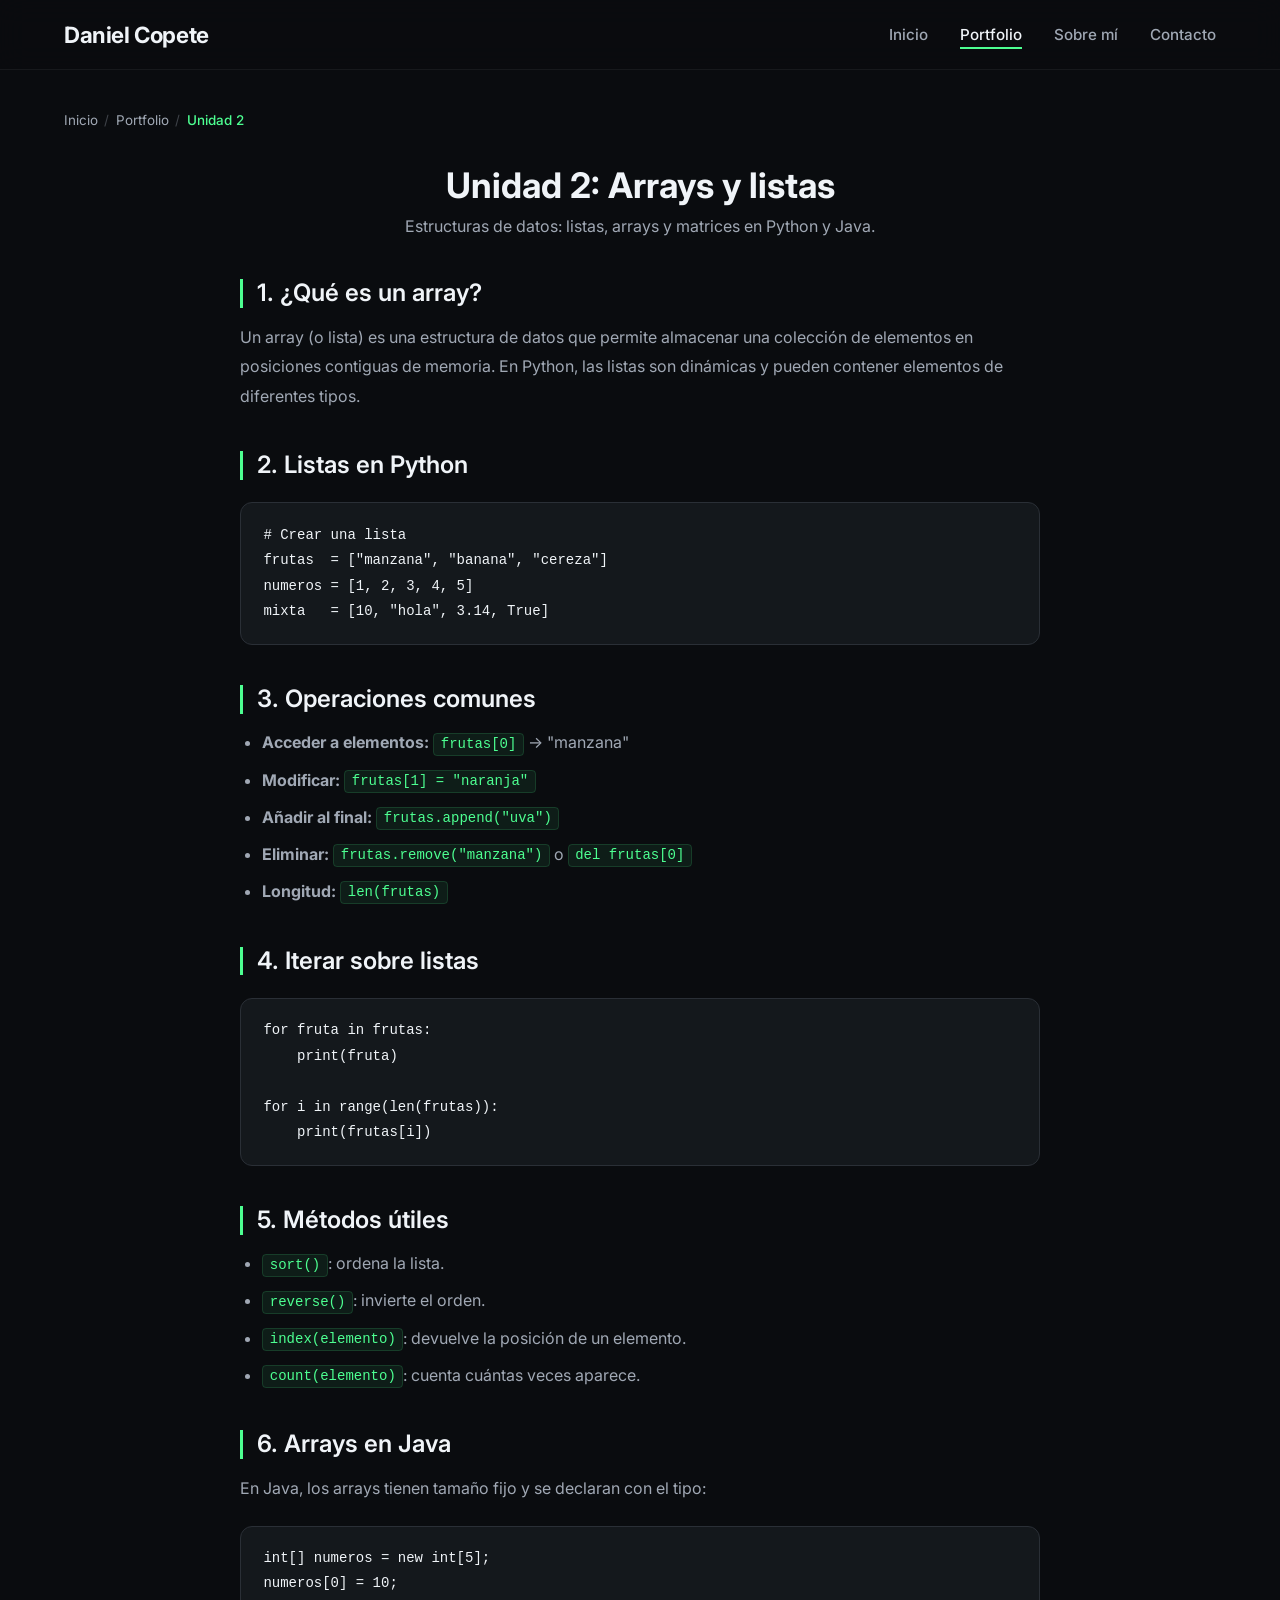
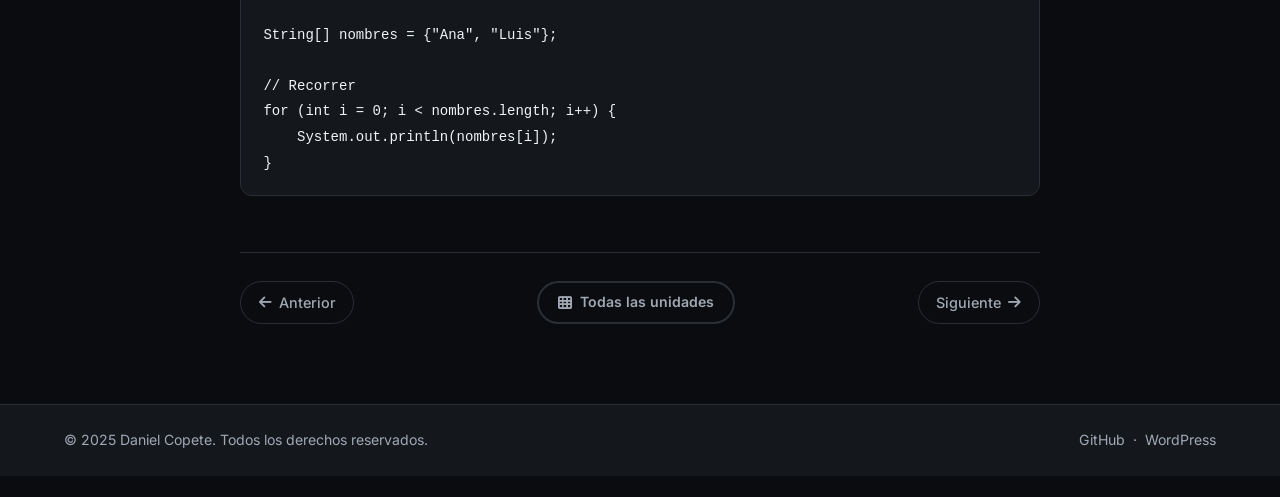
<file: teoria_ud2.html>
<!DOCTYPE html>
<html lang="es">
<head>
    <meta charset="UTF-8">
    <meta name="viewport" content="width=device-width, initial-scale=1.0">
    <meta name="description" content="Teoría Unidad 2: Arrays y listas en Python — Daniel Copete">
    <title>Unidad 2 — Arrays | Daniel Copete</title>
    <link rel="preconnect" href="https://fonts.googleapis.com">
    <link rel="preconnect" href="https://fonts.gstatic.com" crossorigin>
    <link href="https://fonts.googleapis.com/css2?family=Inter:opsz,wght@14..32,400;14..32,500;14..32,600;14..32,700&display=swap" rel="stylesheet">
    <link rel="stylesheet" href="https://cdnjs.cloudflare.com/ajax/libs/font-awesome/6.0.0-beta3/css/all.min.css">
    <link rel="stylesheet" href="styles.css">
</head>
<body>

    <header class="header" id="header">
        <div class="container header-container">
            <div class="logo"><a href="index.html">Daniel Copete</a></div>
            <nav class="navbar" aria-label="Navegación principal">
                <ul class="nav-menu" id="nav-menu">
                    <li><a href="index.html#inicio"   class="nav-link">Inicio</a></li>
                    <li><a href="index.html#portfolio" class="nav-link">Portfolio</a></li>
                    <li><a href="index.html#sobre-mi"  class="nav-link">Sobre mí</a></li>
                    <li><a href="mi_contacto.html"     class="nav-link">Contacto</a></li>
                </ul>
                <div class="hamburger" id="hamburger" aria-label="Abrir menú" role="button" tabindex="0">
                    <span class="bar"></span><span class="bar"></span><span class="bar"></span>
                </div>
            </nav>
        </div>
    </header>

    <main>
        <section class="theory-page">
            <div class="container">

                <nav class="breadcrumb" aria-label="Ruta">
                    <a href="index.html">Inicio</a>
                    <span class="breadcrumb-sep">/</span>
                    <a href="index.html#portfolio">Portfolio</a>
                    <span class="breadcrumb-sep">/</span>
                    <span class="breadcrumb-current">Unidad 2</span>
                </nav>

                <div class="theory-page-header">
                    <h1>Unidad 2: Arrays y listas</h1>
                    <p class="section-description">Estructuras de datos: listas, arrays y matrices en Python y Java.</p>
                </div>

                <div class="theory-content">

                    <h2>1. ¿Qué es un array?</h2>
                    <p>Un array (o lista) es una estructura de datos que permite almacenar una colección de elementos en posiciones contiguas de memoria. En Python, las listas son dinámicas y pueden contener elementos de diferentes tipos.</p>

                    <h2>2. Listas en Python</h2>
                    <pre><code># Crear una lista
frutas  = ["manzana", "banana", "cereza"]
numeros = [1, 2, 3, 4, 5]
mixta   = [10, "hola", 3.14, True]</code></pre>

                    <h2>3. Operaciones comunes</h2>
                    <ul>
                        <li><strong>Acceder a elementos:</strong> <code>frutas[0]</code> → "manzana"</li>
                        <li><strong>Modificar:</strong> <code>frutas[1] = "naranja"</code></li>
                        <li><strong>Añadir al final:</strong> <code>frutas.append("uva")</code></li>
                        <li><strong>Eliminar:</strong> <code>frutas.remove("manzana")</code> o <code>del frutas[0]</code></li>
                        <li><strong>Longitud:</strong> <code>len(frutas)</code></li>
                    </ul>

                    <h2>4. Iterar sobre listas</h2>
                    <pre><code>for fruta in frutas:
    print(fruta)

for i in range(len(frutas)):
    print(frutas[i])</code></pre>

                    <h2>5. Métodos útiles</h2>
                    <ul>
                        <li><code>sort()</code>: ordena la lista.</li>
                        <li><code>reverse()</code>: invierte el orden.</li>
                        <li><code>index(elemento)</code>: devuelve la posición de un elemento.</li>
                        <li><code>count(elemento)</code>: cuenta cuántas veces aparece.</li>
                    </ul>

                    <h2>6. Arrays en Java</h2>
                    <p>En Java, los arrays tienen tamaño fijo y se declaran con el tipo:</p>
                    <pre><code>int[] numeros = new int[5];
numeros[0] = 10;

String[] nombres = {"Ana", "Luis"};

// Recorrer
for (int i = 0; i < nombres.length; i++) {
    System.out.println(nombres[i]);
}</code></pre>

                    <div class="theory-nav">
                        <a href="teoria_ud1.html" class="theory-nav-btn">
                            <i class="fas fa-arrow-left"></i> Anterior
                        </a>
                        <a href="index.html#portfolio" class="btn btn-outline" style="font-size:0.88rem; padding:0.5rem 1.2rem;">
                            <i class="fas fa-th"></i> Todas las unidades
                        </a>
                        <a href="teoria_ud3.html" class="theory-nav-btn">
                            Siguiente <i class="fas fa-arrow-right"></i>
                        </a>
                    </div>

                </div>
            </div>
        </section>
    </main>

    <footer class="footer">
        <div class="container footer-container">
            <p>&copy; 2025 Daniel Copete. Todos los derechos reservados.</p>
            <p>
                <a href="https://github.com/dacop1/programacion_1_daw" target="_blank" rel="noopener noreferrer">GitHub</a>
                &nbsp;·&nbsp;
                <a href="https://dcopjim.wordpress.com/" target="_blank" rel="noopener noreferrer">WordPress</a>
            </p>
        </div>
    </footer>

    <button id="scrollToTop" class="scroll-top" aria-label="Volver arriba">
        <i class="fas fa-arrow-up"></i>
    </button>

    <script src="script.js"></script>
</body>
</html>
</file>
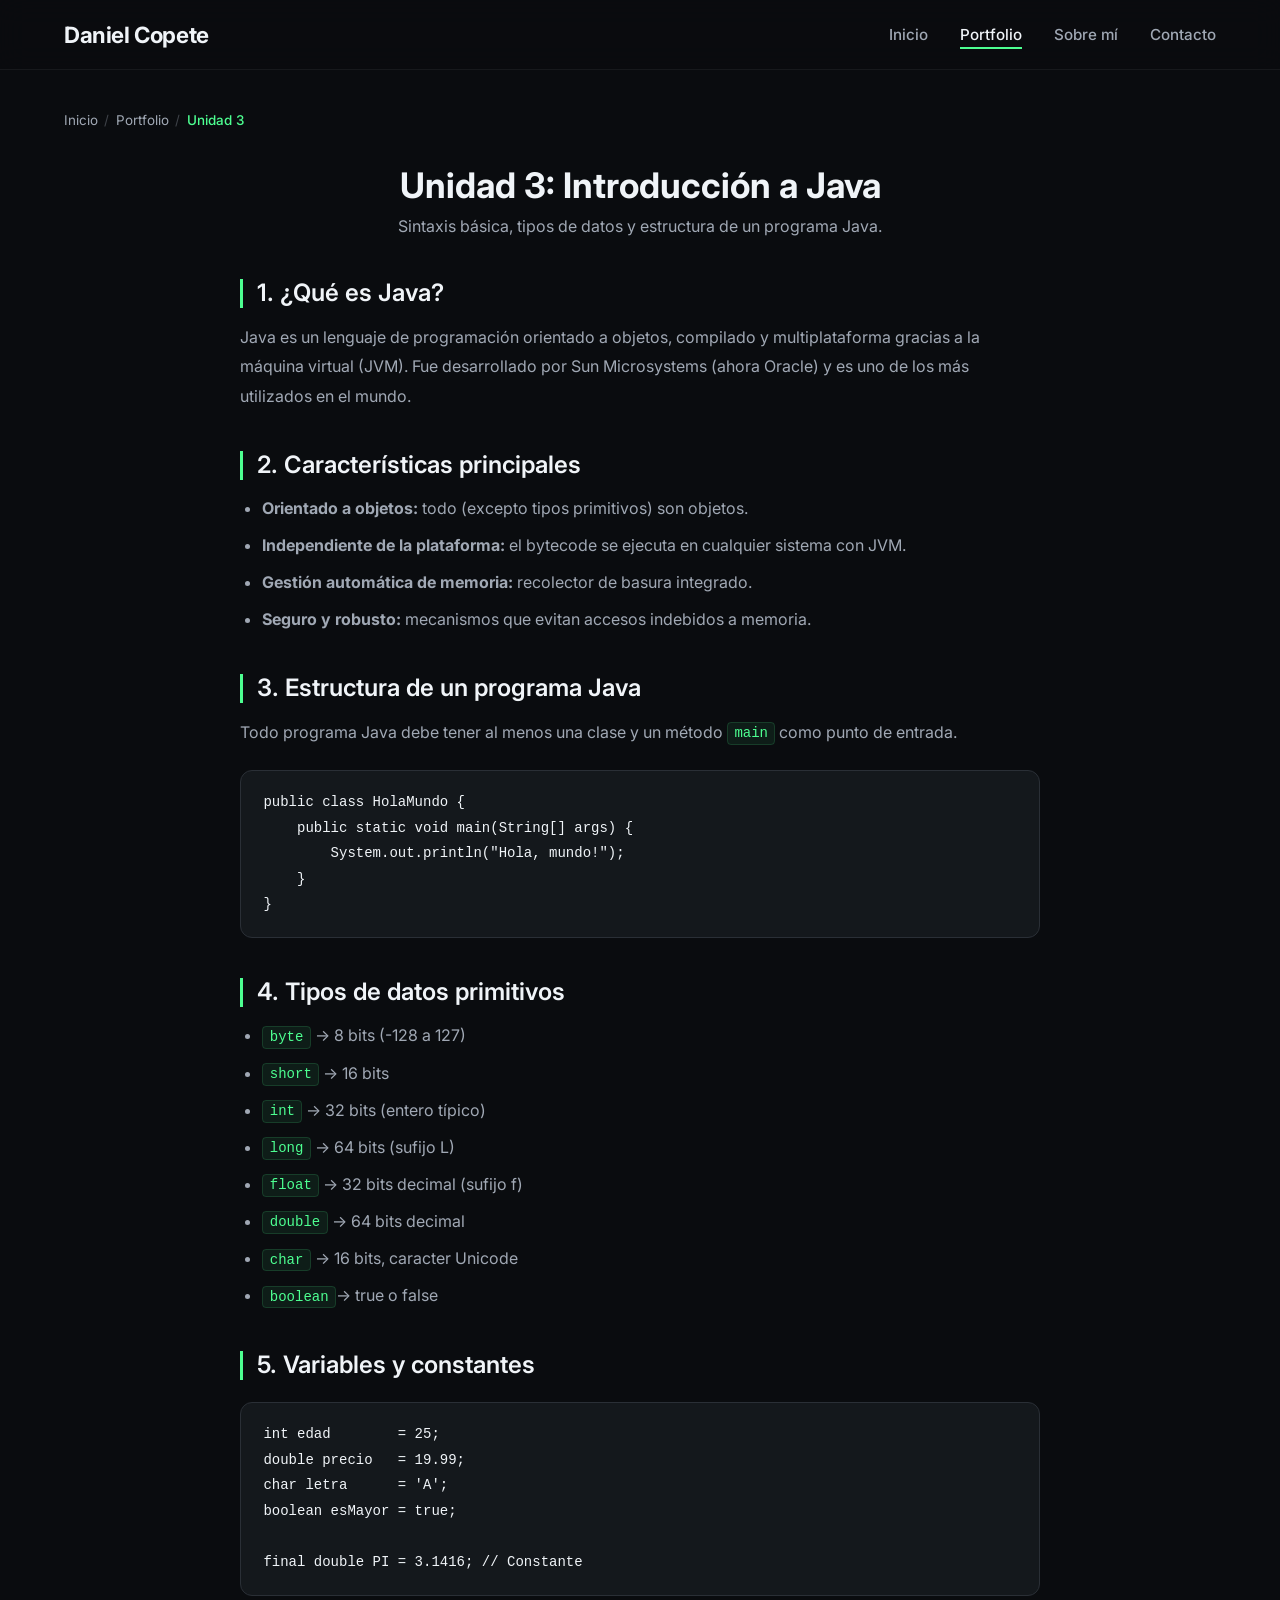
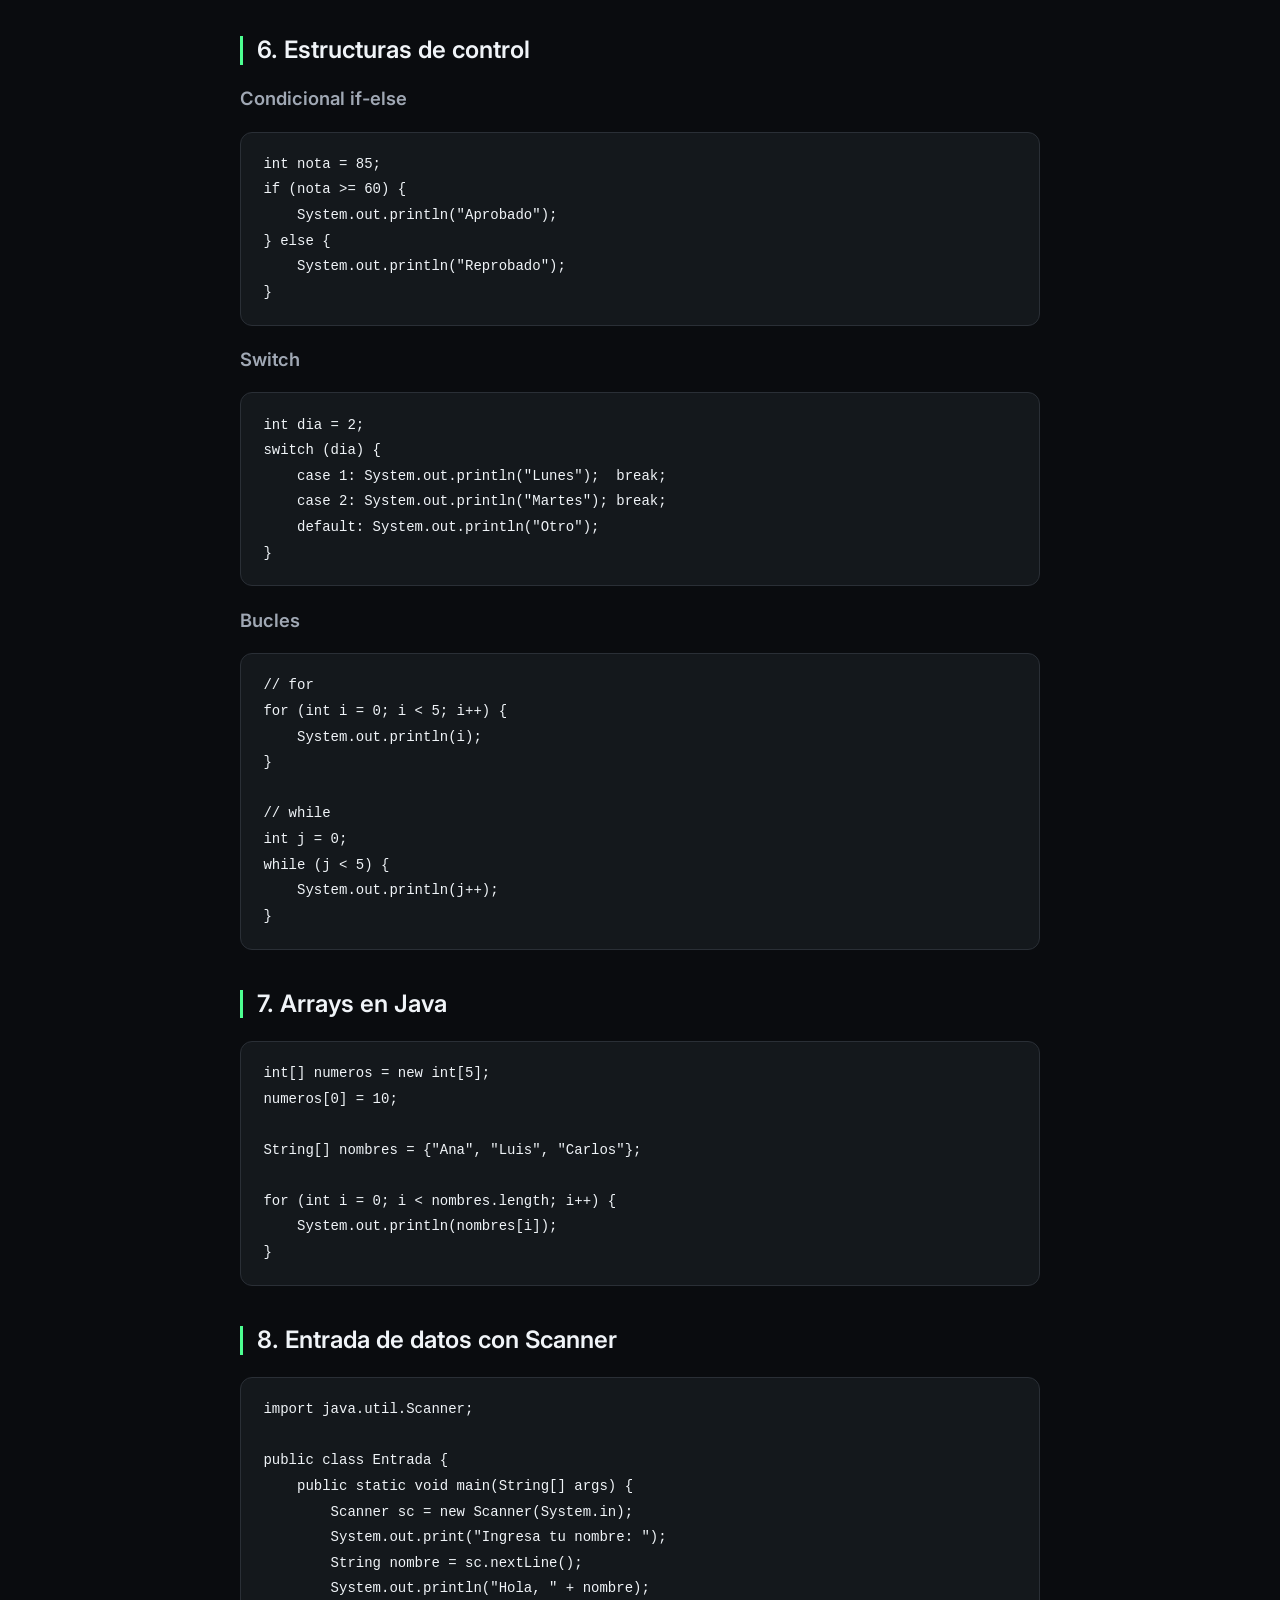
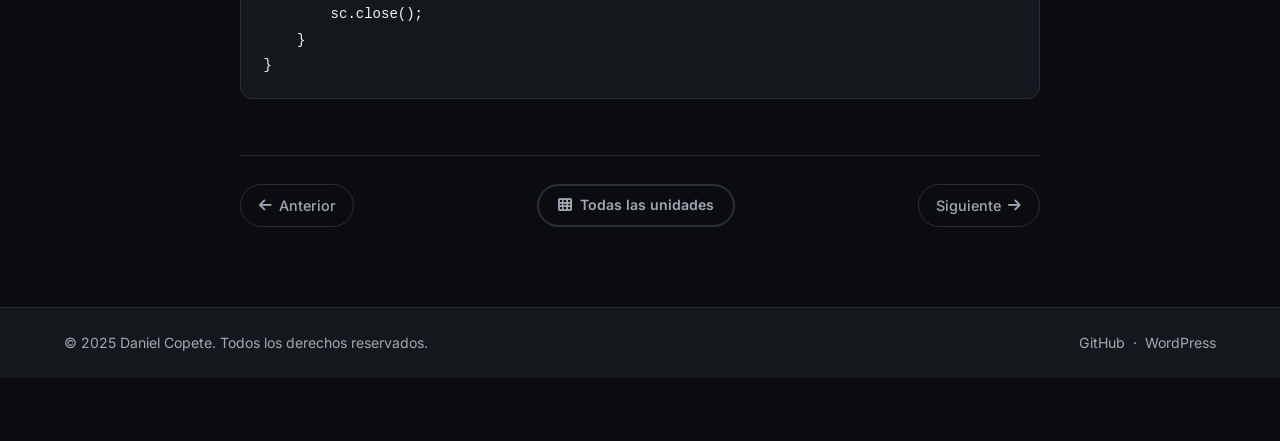
<file: teoria_ud3.html>
<!DOCTYPE html>
<html lang="es">
<head>
    <meta charset="UTF-8">
    <meta name="viewport" content="width=device-width, initial-scale=1.0">
    <meta name="description" content="Teoría Unidad 3: Introducción a Java — Daniel Copete">
    <title>Unidad 3 — Introducción a Java | Daniel Copete</title>
    <link rel="preconnect" href="https://fonts.googleapis.com">
    <link rel="preconnect" href="https://fonts.gstatic.com" crossorigin>
    <link href="https://fonts.googleapis.com/css2?family=Inter:opsz,wght@14..32,400;14..32,500;14..32,600;14..32,700&display=swap" rel="stylesheet">
    <link rel="stylesheet" href="https://cdnjs.cloudflare.com/ajax/libs/font-awesome/6.0.0-beta3/css/all.min.css">
    <link rel="stylesheet" href="styles.css">
</head>
<body>

    <header class="header" id="header">
        <div class="container header-container">
            <div class="logo"><a href="index.html">Daniel Copete</a></div>
            <nav class="navbar" aria-label="Navegación principal">
                <ul class="nav-menu" id="nav-menu">
                    <li><a href="index.html#inicio"   class="nav-link">Inicio</a></li>
                    <li><a href="index.html#portfolio" class="nav-link">Portfolio</a></li>
                    <li><a href="index.html#sobre-mi"  class="nav-link">Sobre mí</a></li>
                    <li><a href="mi_contacto.html"     class="nav-link">Contacto</a></li>
                </ul>
                <div class="hamburger" id="hamburger" aria-label="Abrir menú" role="button" tabindex="0">
                    <span class="bar"></span><span class="bar"></span><span class="bar"></span>
                </div>
            </nav>
        </div>
    </header>

    <main>
        <section class="theory-page">
            <div class="container">

                <nav class="breadcrumb" aria-label="Ruta">
                    <a href="index.html">Inicio</a>
                    <span class="breadcrumb-sep">/</span>
                    <a href="index.html#portfolio">Portfolio</a>
                    <span class="breadcrumb-sep">/</span>
                    <span class="breadcrumb-current">Unidad 3</span>
                </nav>

                <div class="theory-page-header">
                    <h1>Unidad 3: Introducción a Java</h1>
                    <p class="section-description">Sintaxis básica, tipos de datos y estructura de un programa Java.</p>
                </div>

                <div class="theory-content">

                    <h2>1. ¿Qué es Java?</h2>
                    <p>Java es un lenguaje de programación orientado a objetos, compilado y multiplataforma gracias a la máquina virtual (JVM). Fue desarrollado por Sun Microsystems (ahora Oracle) y es uno de los más utilizados en el mundo.</p>

                    <h2>2. Características principales</h2>
                    <ul>
                        <li><strong>Orientado a objetos:</strong> todo (excepto tipos primitivos) son objetos.</li>
                        <li><strong>Independiente de la plataforma:</strong> el bytecode se ejecuta en cualquier sistema con JVM.</li>
                        <li><strong>Gestión automática de memoria:</strong> recolector de basura integrado.</li>
                        <li><strong>Seguro y robusto:</strong> mecanismos que evitan accesos indebidos a memoria.</li>
                    </ul>

                    <h2>3. Estructura de un programa Java</h2>
                    <p>Todo programa Java debe tener al menos una clase y un método <code>main</code> como punto de entrada.</p>
                    <pre><code>public class HolaMundo {
    public static void main(String[] args) {
        System.out.println("Hola, mundo!");
    }
}</code></pre>

                    <h2>4. Tipos de datos primitivos</h2>
                    <ul>
                        <li><code>byte</code>   → 8 bits (-128 a 127)</li>
                        <li><code>short</code>  → 16 bits</li>
                        <li><code>int</code>    → 32 bits (entero típico)</li>
                        <li><code>long</code>   → 64 bits (sufijo L)</li>
                        <li><code>float</code>  → 32 bits decimal (sufijo f)</li>
                        <li><code>double</code> → 64 bits decimal</li>
                        <li><code>char</code>   → 16 bits, caracter Unicode</li>
                        <li><code>boolean</code>→ true o false</li>
                    </ul>

                    <h2>5. Variables y constantes</h2>
                    <pre><code>int edad        = 25;
double precio   = 19.99;
char letra      = 'A';
boolean esMayor = true;

final double PI = 3.1416; // Constante</code></pre>

                    <h2>6. Estructuras de control</h2>
                    <h3>Condicional if-else</h3>
                    <pre><code>int nota = 85;
if (nota >= 60) {
    System.out.println("Aprobado");
} else {
    System.out.println("Reprobado");
}</code></pre>

                    <h3>Switch</h3>
                    <pre><code>int dia = 2;
switch (dia) {
    case 1: System.out.println("Lunes");  break;
    case 2: System.out.println("Martes"); break;
    default: System.out.println("Otro");
}</code></pre>

                    <h3>Bucles</h3>
                    <pre><code>// for
for (int i = 0; i < 5; i++) {
    System.out.println(i);
}

// while
int j = 0;
while (j < 5) {
    System.out.println(j++);
}</code></pre>

                    <h2>7. Arrays en Java</h2>
                    <pre><code>int[] numeros = new int[5];
numeros[0] = 10;

String[] nombres = {"Ana", "Luis", "Carlos"};

for (int i = 0; i < nombres.length; i++) {
    System.out.println(nombres[i]);
}</code></pre>

                    <h2>8. Entrada de datos con Scanner</h2>
                    <pre><code>import java.util.Scanner;

public class Entrada {
    public static void main(String[] args) {
        Scanner sc = new Scanner(System.in);
        System.out.print("Ingresa tu nombre: ");
        String nombre = sc.nextLine();
        System.out.println("Hola, " + nombre);
        sc.close();
    }
}</code></pre>

                    <div class="theory-nav">
                        <a href="teoria_ud2.html" class="theory-nav-btn">
                            <i class="fas fa-arrow-left"></i> Anterior
                        </a>
                        <a href="index.html#portfolio" class="btn btn-outline" style="font-size:0.88rem; padding:0.5rem 1.2rem;">
                            <i class="fas fa-th"></i> Todas las unidades
                        </a>
                        <a href="teoria_ud4.html" class="theory-nav-btn">
                            Siguiente <i class="fas fa-arrow-right"></i>
                        </a>
                    </div>

                </div>
            </div>
        </section>
    </main>

    <footer class="footer">
        <div class="container footer-container">
            <p>&copy; 2025 Daniel Copete. Todos los derechos reservados.</p>
            <p>
                <a href="https://github.com/dacop1/programacion_1_daw" target="_blank" rel="noopener noreferrer">GitHub</a>
                &nbsp;·&nbsp;
                <a href="https://dcopjim.wordpress.com/" target="_blank" rel="noopener noreferrer">WordPress</a>
            </p>
        </div>
    </footer>

    <button id="scrollToTop" class="scroll-top" aria-label="Volver arriba">
        <i class="fas fa-arrow-up"></i>
    </button>

    <script src="script.js"></script>
</body>
</html>
</file>
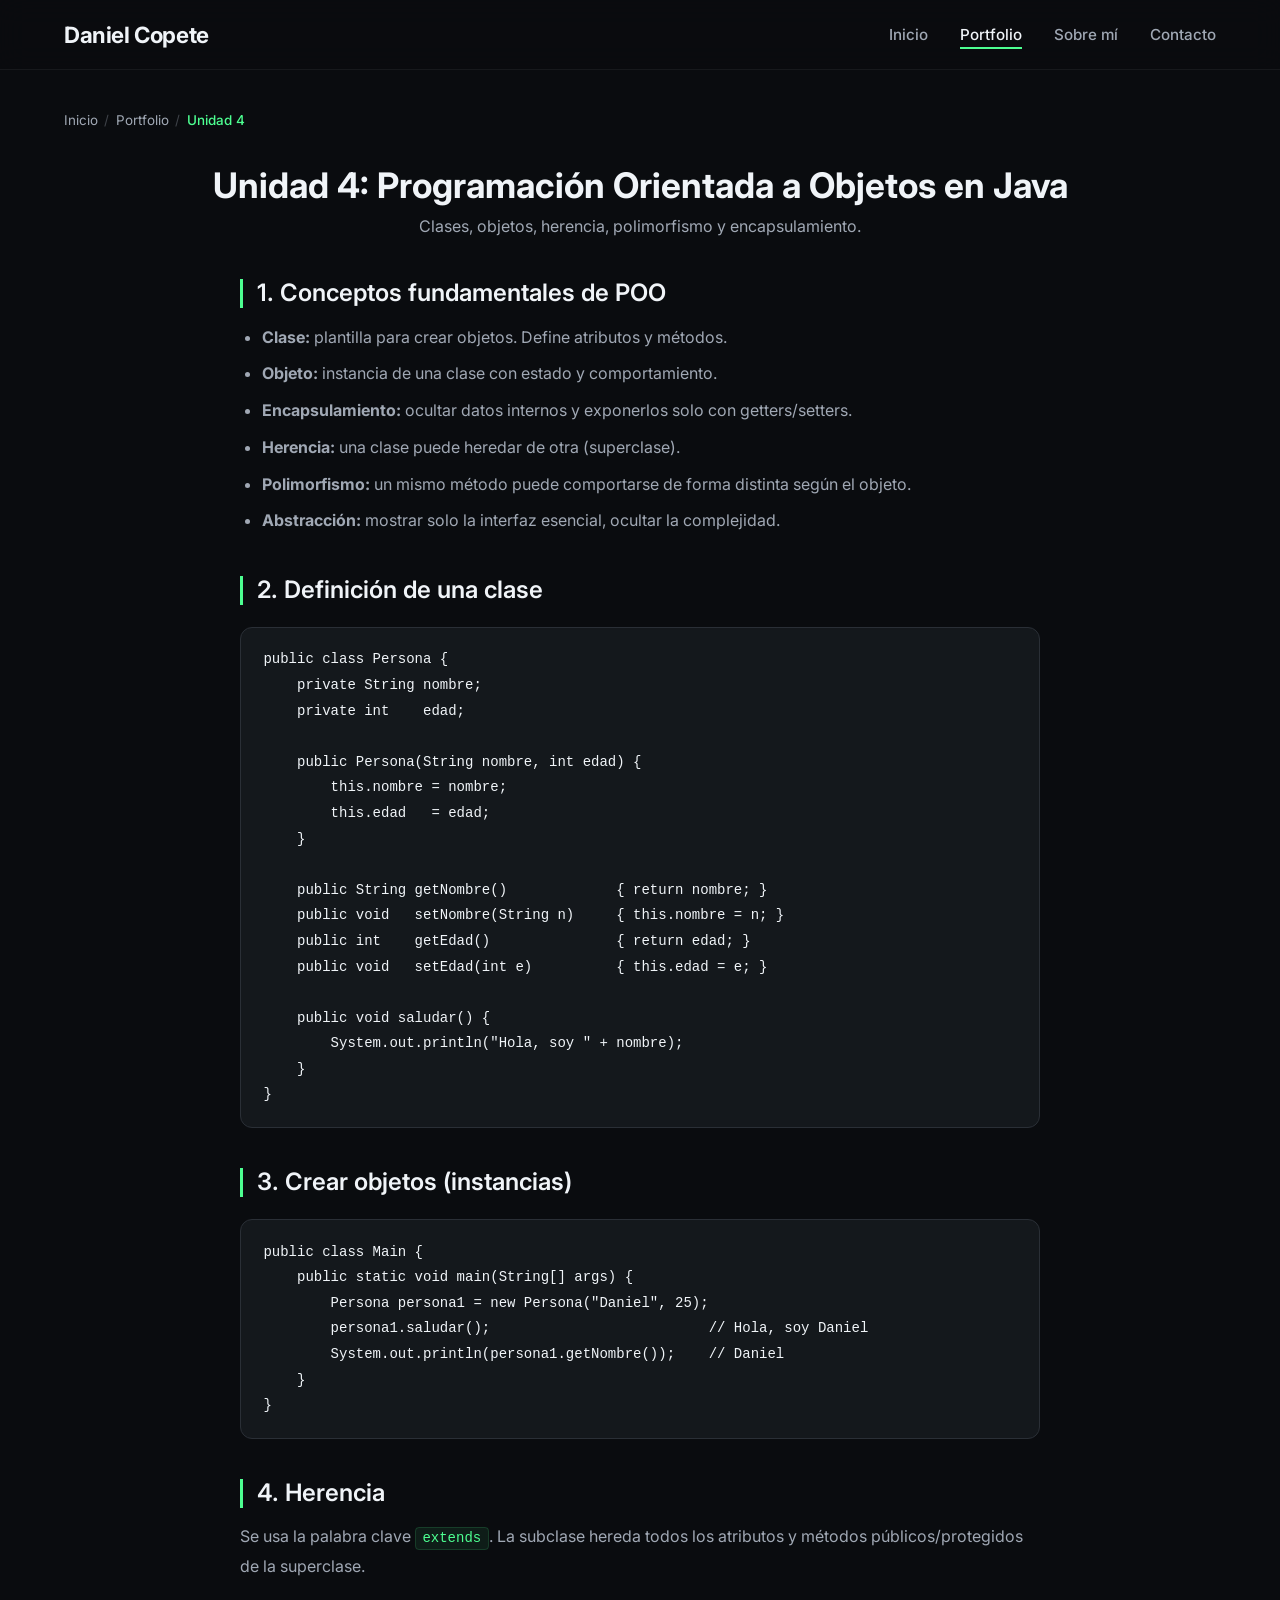
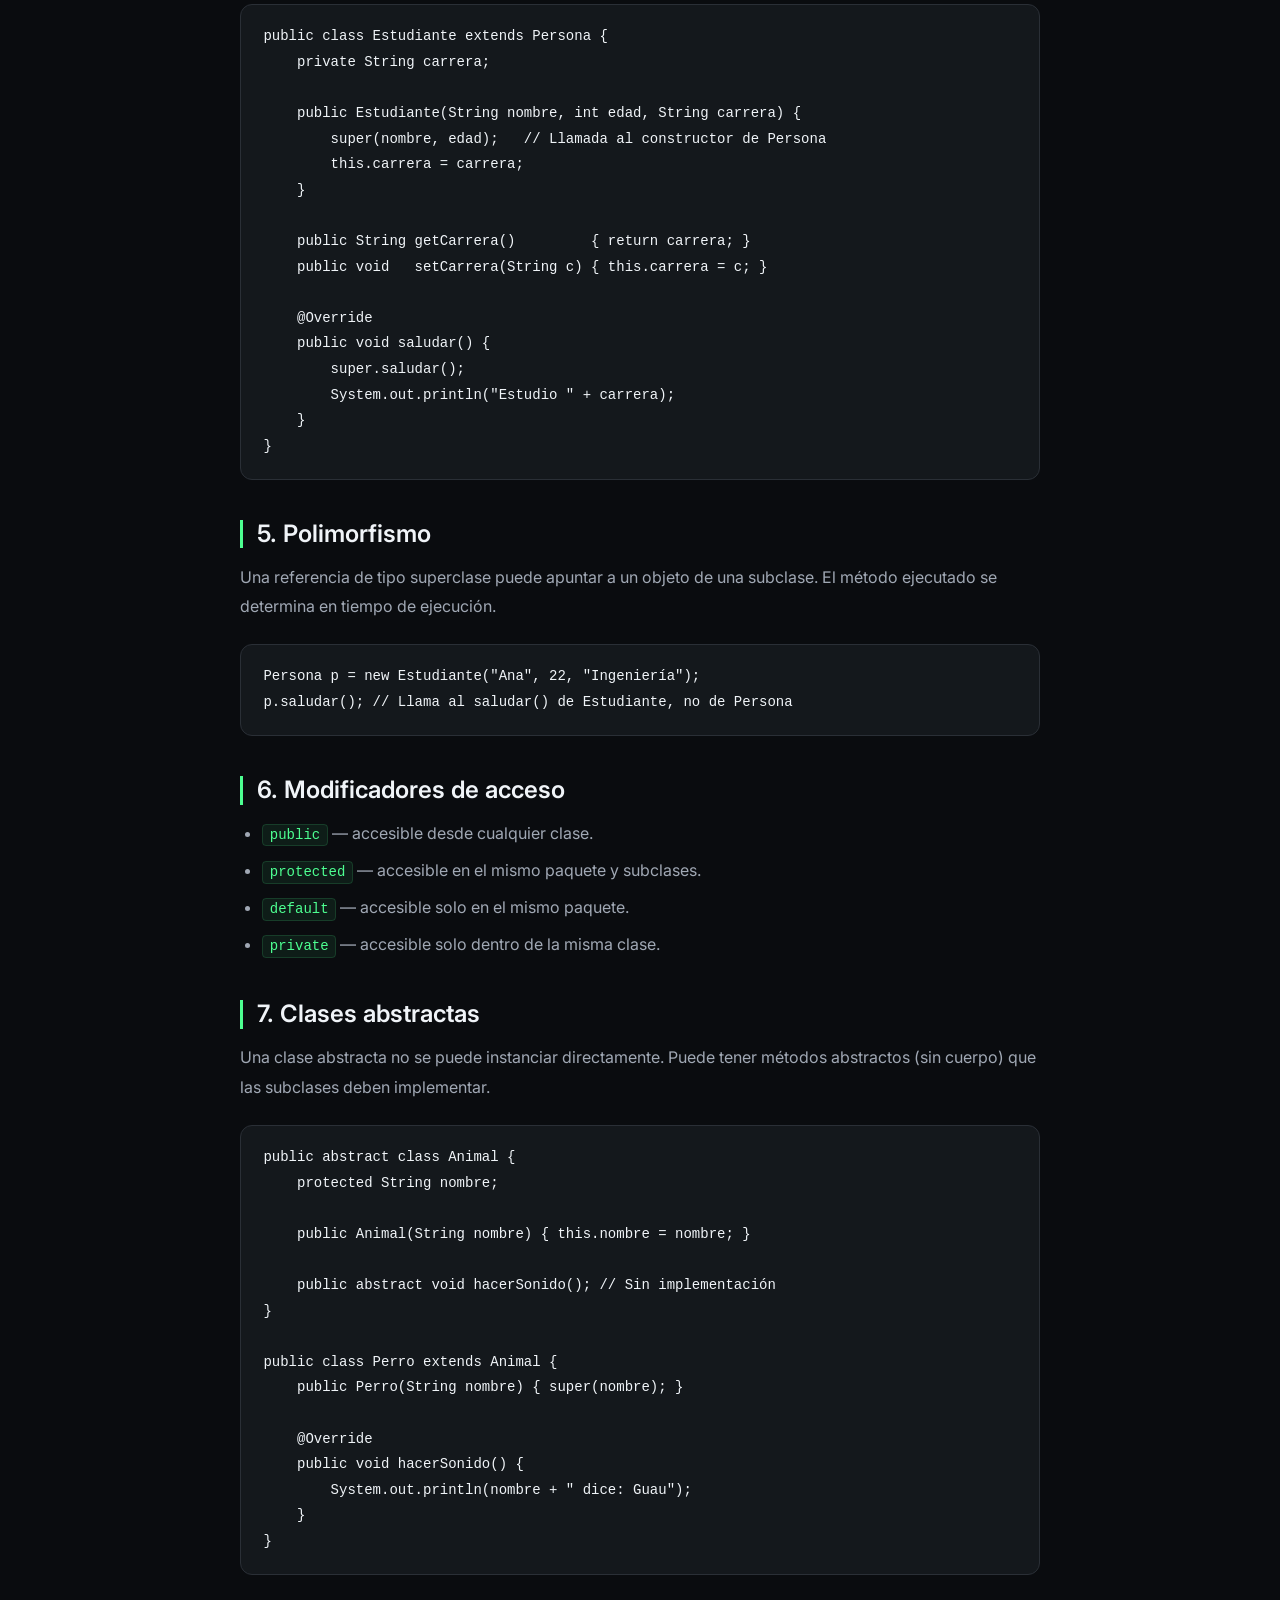
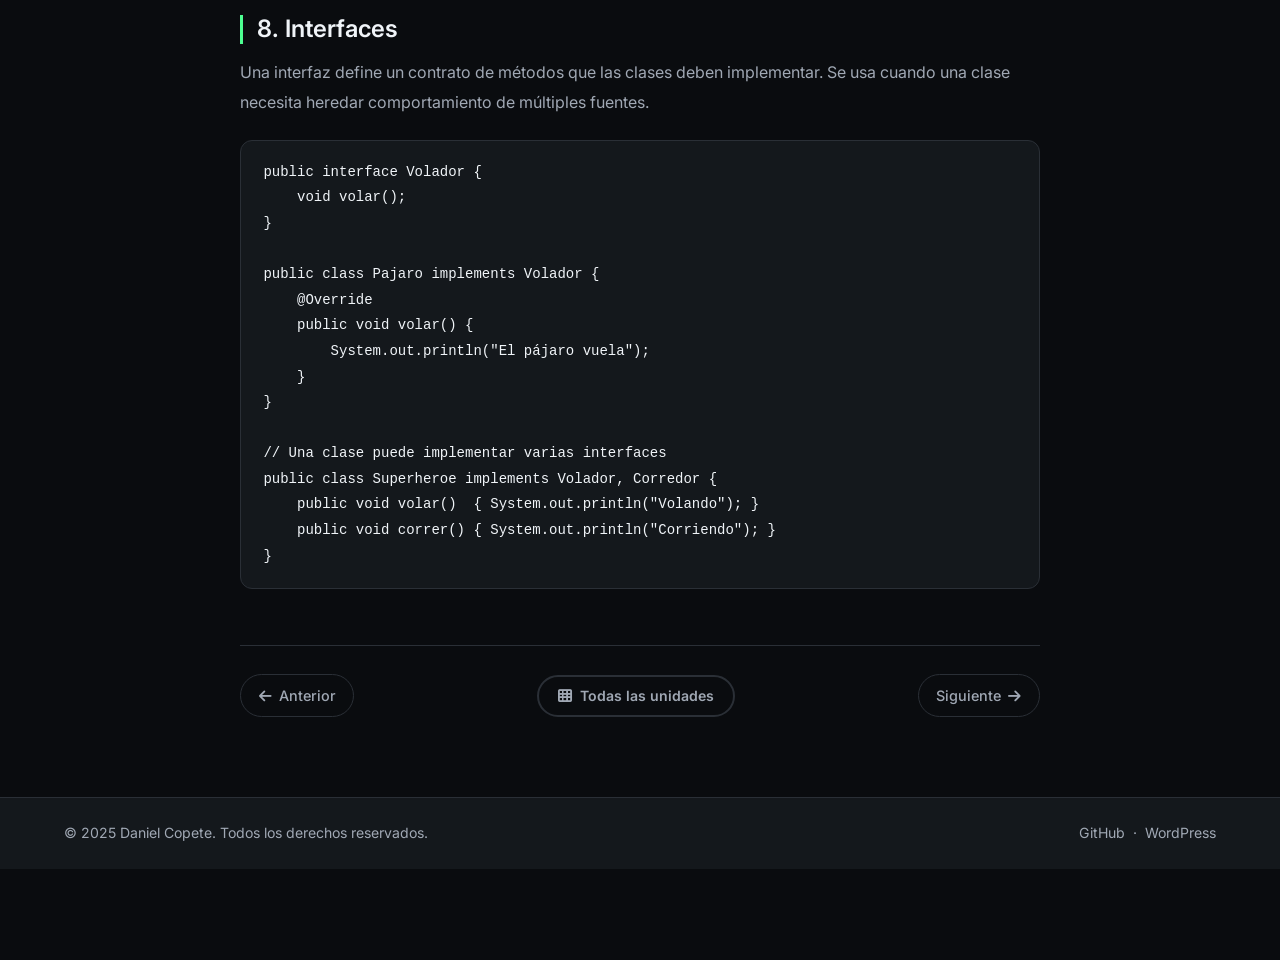
<file: teoria_ud4.html>
<!DOCTYPE html>
<html lang="es">
<head>
    <meta charset="UTF-8">
    <meta name="viewport" content="width=device-width, initial-scale=1.0">
    <meta name="description" content="Teoría Unidad 4: POO en Java — Daniel Copete">
    <title>Unidad 4 — Java POO | Daniel Copete</title>
    <link rel="preconnect" href="https://fonts.googleapis.com">
    <link rel="preconnect" href="https://fonts.gstatic.com" crossorigin>
    <link href="https://fonts.googleapis.com/css2?family=Inter:opsz,wght@14..32,400;14..32,500;14..32,600;14..32,700&display=swap" rel="stylesheet">
    <link rel="stylesheet" href="https://cdnjs.cloudflare.com/ajax/libs/font-awesome/6.0.0-beta3/css/all.min.css">
    <link rel="stylesheet" href="styles.css">
</head>
<body>

    <header class="header" id="header">
        <div class="container header-container">
            <div class="logo"><a href="index.html">Daniel Copete</a></div>
            <nav class="navbar" aria-label="Navegación principal">
                <ul class="nav-menu" id="nav-menu">
                    <li><a href="index.html#inicio"   class="nav-link">Inicio</a></li>
                    <li><a href="index.html#portfolio" class="nav-link">Portfolio</a></li>
                    <li><a href="index.html#sobre-mi"  class="nav-link">Sobre mí</a></li>
                    <li><a href="mi_contacto.html"     class="nav-link">Contacto</a></li>
                </ul>
                <div class="hamburger" id="hamburger" aria-label="Abrir menú" role="button" tabindex="0">
                    <span class="bar"></span><span class="bar"></span><span class="bar"></span>
                </div>
            </nav>
        </div>
    </header>

    <main>
        <section class="theory-page">
            <div class="container">

                <nav class="breadcrumb" aria-label="Ruta">
                    <a href="index.html">Inicio</a>
                    <span class="breadcrumb-sep">/</span>
                    <a href="index.html#portfolio">Portfolio</a>
                    <span class="breadcrumb-sep">/</span>
                    <span class="breadcrumb-current">Unidad 4</span>
                </nav>

                <div class="theory-page-header">
                    <h1>Unidad 4: Programación Orientada a Objetos en Java</h1>
                    <p class="section-description">Clases, objetos, herencia, polimorfismo y encapsulamiento.</p>
                </div>

                <div class="theory-content">

                    <h2>1. Conceptos fundamentales de POO</h2>
                    <ul>
                        <li><strong>Clase:</strong> plantilla para crear objetos. Define atributos y métodos.</li>
                        <li><strong>Objeto:</strong> instancia de una clase con estado y comportamiento.</li>
                        <li><strong>Encapsulamiento:</strong> ocultar datos internos y exponerlos solo con getters/setters.</li>
                        <li><strong>Herencia:</strong> una clase puede heredar de otra (superclase).</li>
                        <li><strong>Polimorfismo:</strong> un mismo método puede comportarse de forma distinta según el objeto.</li>
                        <li><strong>Abstracción:</strong> mostrar solo la interfaz esencial, ocultar la complejidad.</li>
                    </ul>

                    <h2>2. Definición de una clase</h2>
                    <pre><code>public class Persona {
    private String nombre;
    private int    edad;

    public Persona(String nombre, int edad) {
        this.nombre = nombre;
        this.edad   = edad;
    }

    public String getNombre()             { return nombre; }
    public void   setNombre(String n)     { this.nombre = n; }
    public int    getEdad()               { return edad; }
    public void   setEdad(int e)          { this.edad = e; }

    public void saludar() {
        System.out.println("Hola, soy " + nombre);
    }
}</code></pre>

                    <h2>3. Crear objetos (instancias)</h2>
                    <pre><code>public class Main {
    public static void main(String[] args) {
        Persona persona1 = new Persona("Daniel", 25);
        persona1.saludar();                          // Hola, soy Daniel
        System.out.println(persona1.getNombre());    // Daniel
    }
}</code></pre>

                    <h2>4. Herencia</h2>
                    <p>Se usa la palabra clave <code>extends</code>. La subclase hereda todos los atributos y métodos públicos/protegidos de la superclase.</p>
                    <pre><code>public class Estudiante extends Persona {
    private String carrera;

    public Estudiante(String nombre, int edad, String carrera) {
        super(nombre, edad);   // Llamada al constructor de Persona
        this.carrera = carrera;
    }

    public String getCarrera()         { return carrera; }
    public void   setCarrera(String c) { this.carrera = c; }

    @Override
    public void saludar() {
        super.saludar();
        System.out.println("Estudio " + carrera);
    }
}</code></pre>

                    <h2>5. Polimorfismo</h2>
                    <p>Una referencia de tipo superclase puede apuntar a un objeto de una subclase. El método ejecutado se determina en tiempo de ejecución.</p>
                    <pre><code>Persona p = new Estudiante("Ana", 22, "Ingeniería");
p.saludar(); // Llama al saludar() de Estudiante, no de Persona</code></pre>

                    <h2>6. Modificadores de acceso</h2>
                    <ul>
                        <li><code>public</code>    — accesible desde cualquier clase.</li>
                        <li><code>protected</code> — accesible en el mismo paquete y subclases.</li>
                        <li><code>default</code>   — accesible solo en el mismo paquete.</li>
                        <li><code>private</code>   — accesible solo dentro de la misma clase.</li>
                    </ul>

                    <h2>7. Clases abstractas</h2>
                    <p>Una clase abstracta no se puede instanciar directamente. Puede tener métodos abstractos (sin cuerpo) que las subclases deben implementar.</p>
                    <pre><code>public abstract class Animal {
    protected String nombre;

    public Animal(String nombre) { this.nombre = nombre; }

    public abstract void hacerSonido(); // Sin implementación
}

public class Perro extends Animal {
    public Perro(String nombre) { super(nombre); }

    @Override
    public void hacerSonido() {
        System.out.println(nombre + " dice: Guau");
    }
}</code></pre>

                    <h2>8. Interfaces</h2>
                    <p>Una interfaz define un contrato de métodos que las clases deben implementar. Se usa cuando una clase necesita heredar comportamiento de múltiples fuentes.</p>
                    <pre><code>public interface Volador {
    void volar();
}

public class Pajaro implements Volador {
    @Override
    public void volar() {
        System.out.println("El pájaro vuela");
    }
}

// Una clase puede implementar varias interfaces
public class Superheroe implements Volador, Corredor {
    public void volar()  { System.out.println("Volando"); }
    public void correr() { System.out.println("Corriendo"); }
}</code></pre>

                    <!-- Navegación entre unidades -->
                    <div class="theory-nav">
                        <a href="teoria_ud3.html" class="theory-nav-btn">
                            <i class="fas fa-arrow-left"></i> Anterior
                        </a>
                        <a href="index.html#portfolio" class="btn btn-outline" style="font-size:0.88rem; padding:0.5rem 1.2rem;">
                            <i class="fas fa-th"></i> Todas las unidades
                        </a>
                        <a href="teoria_ud5.html" class="theory-nav-btn">
                            Siguiente <i class="fas fa-arrow-right"></i>
                        </a>
                    </div>

                </div>
            </div>
        </section>
    </main>

    <footer class="footer">
        <div class="container footer-container">
            <p>&copy; 2025 Daniel Copete. Todos los derechos reservados.</p>
            <p>
                <a href="https://github.com/dacop1/programacion_1_daw" target="_blank" rel="noopener noreferrer">GitHub</a>
                &nbsp;·&nbsp;
                <a href="https://dcopjim.wordpress.com/" target="_blank" rel="noopener noreferrer">WordPress</a>
            </p>
        </div>
    </footer>

    <button id="scrollToTop" class="scroll-top" aria-label="Volver arriba"></button>

    <script src="script.js"></script>
</body>
</html>
</file>
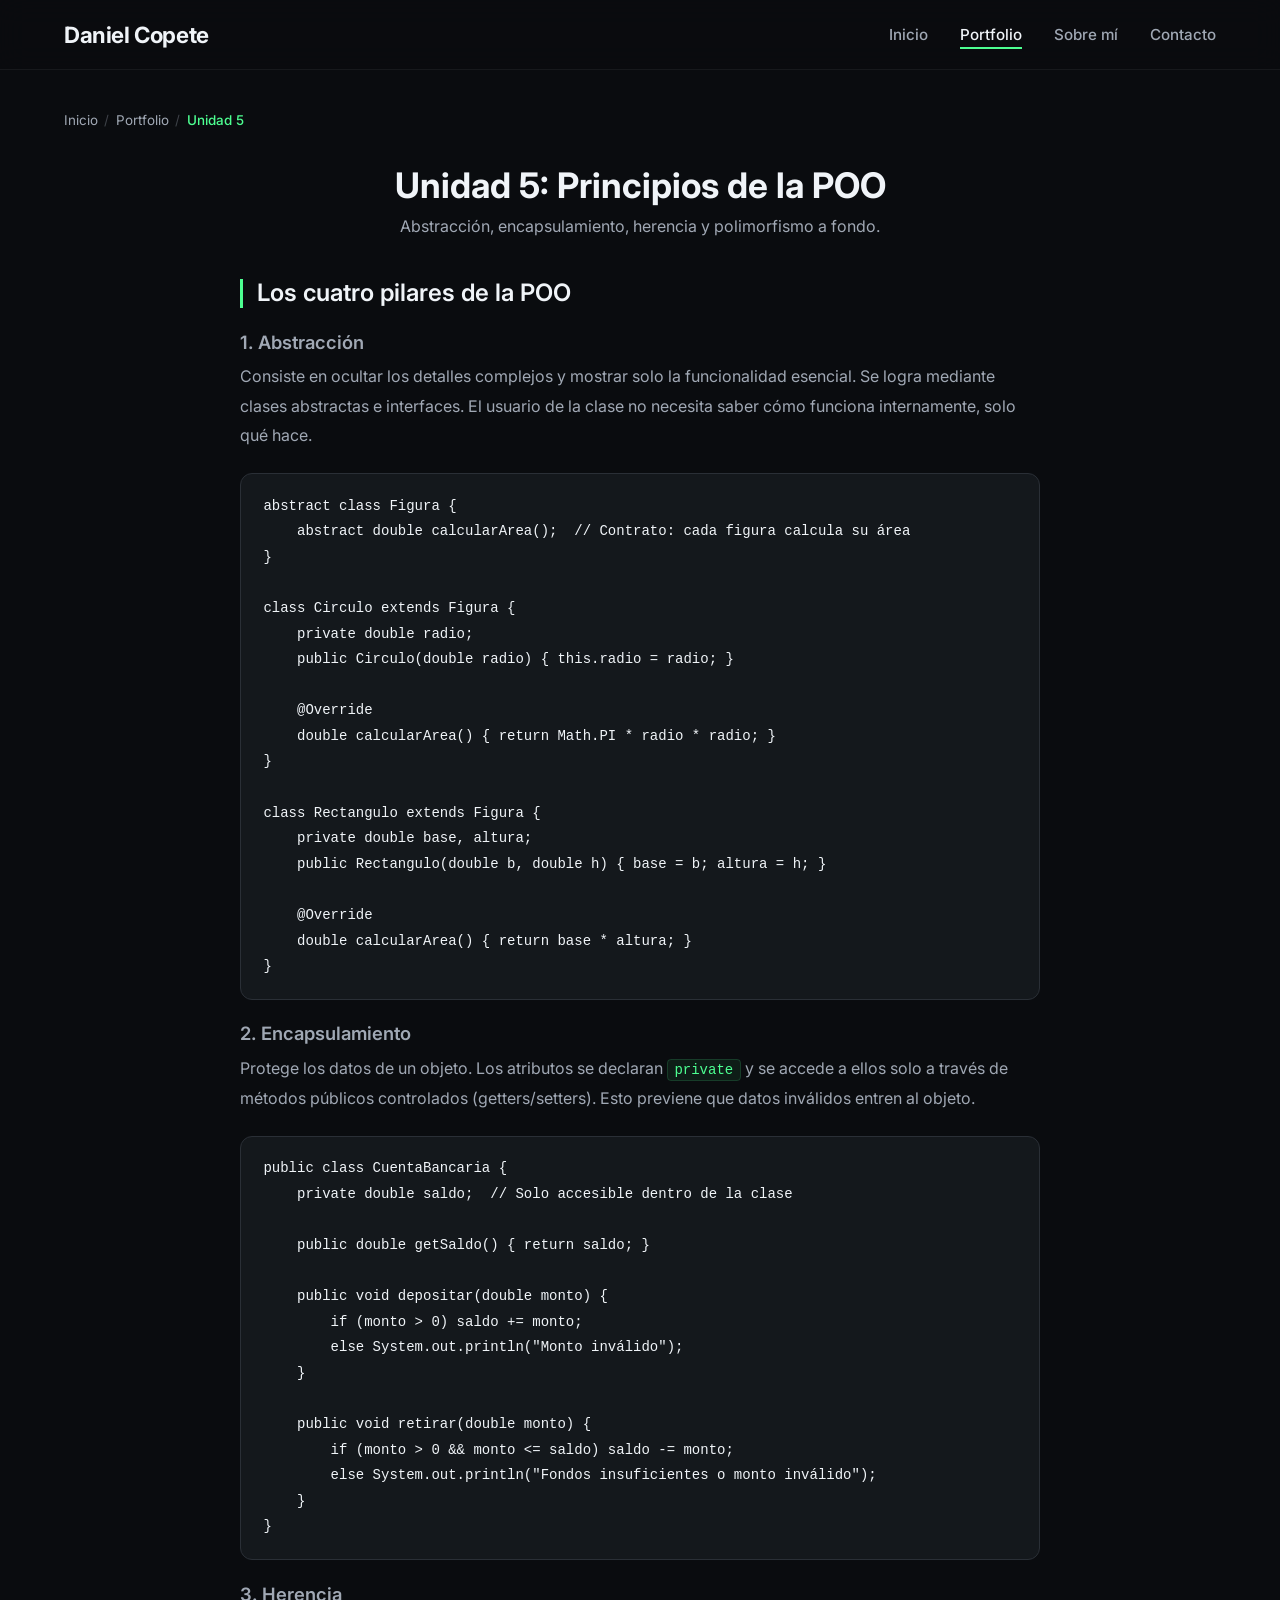
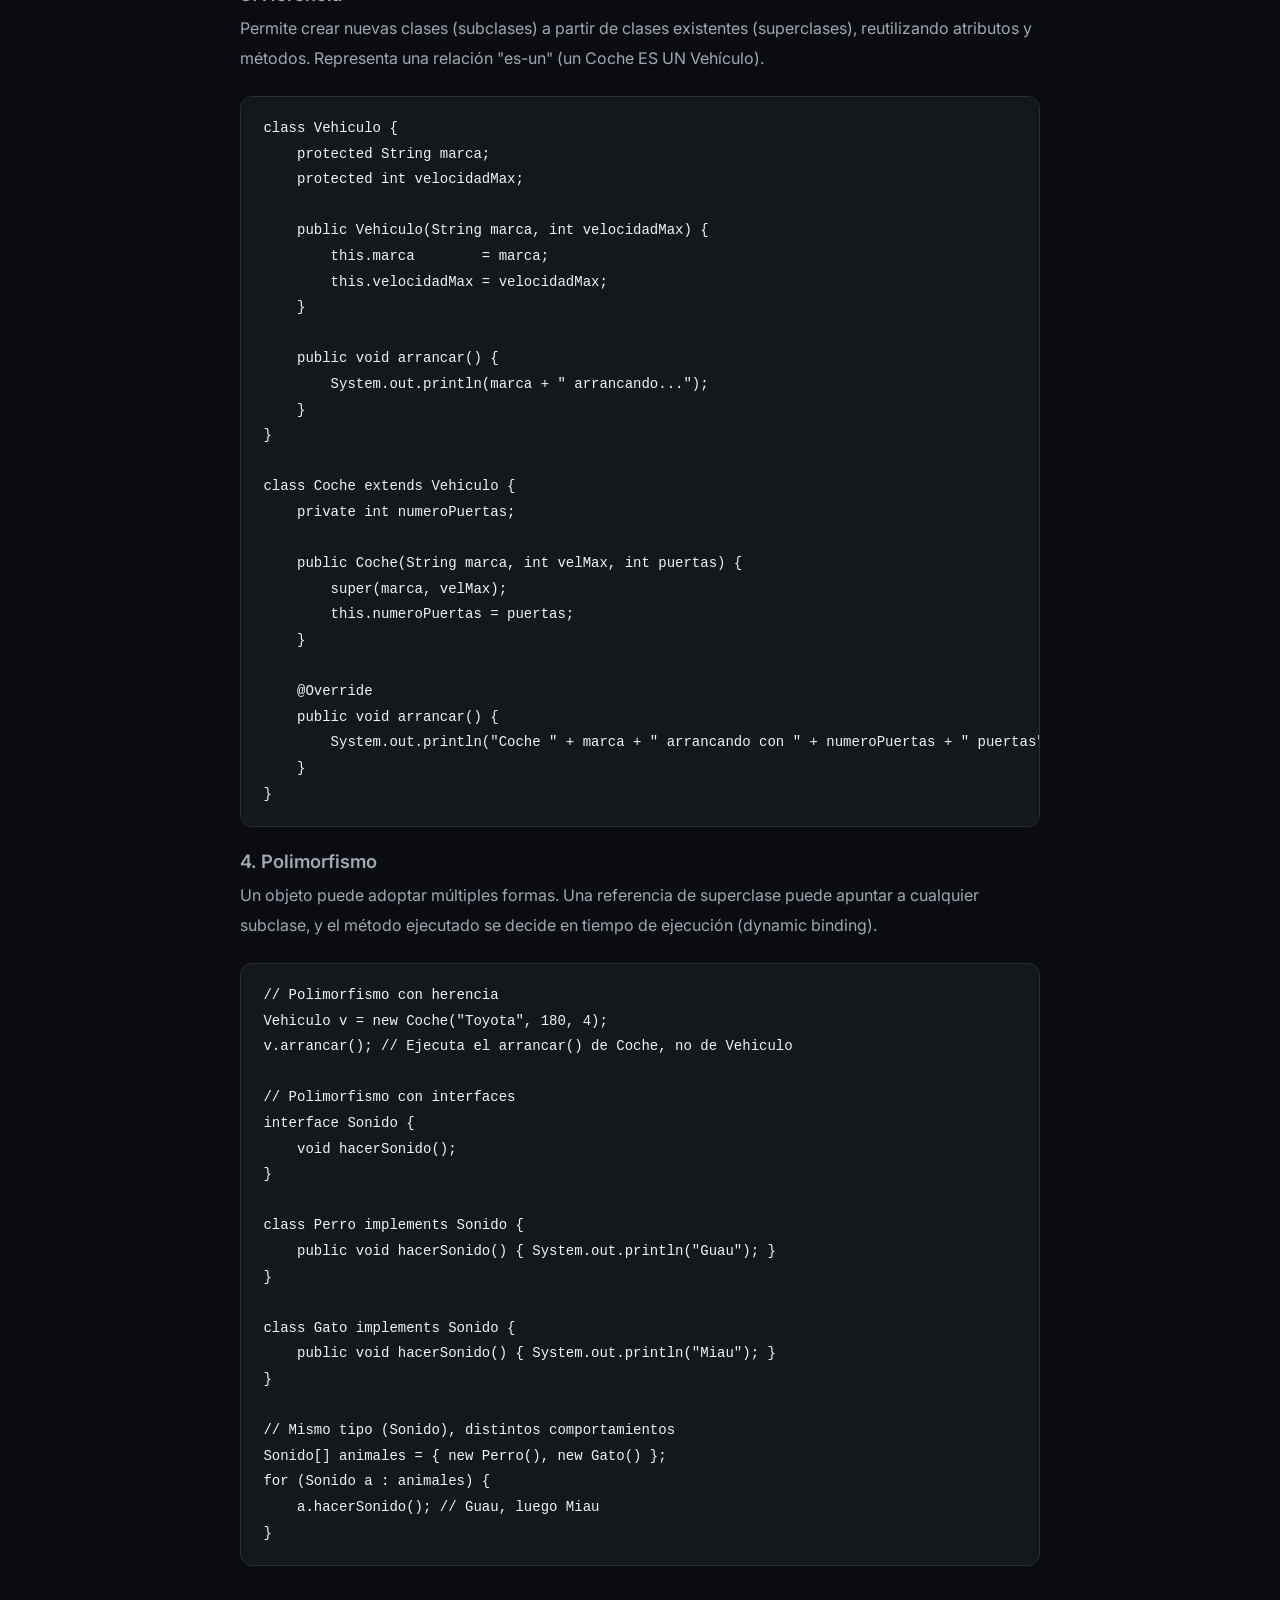
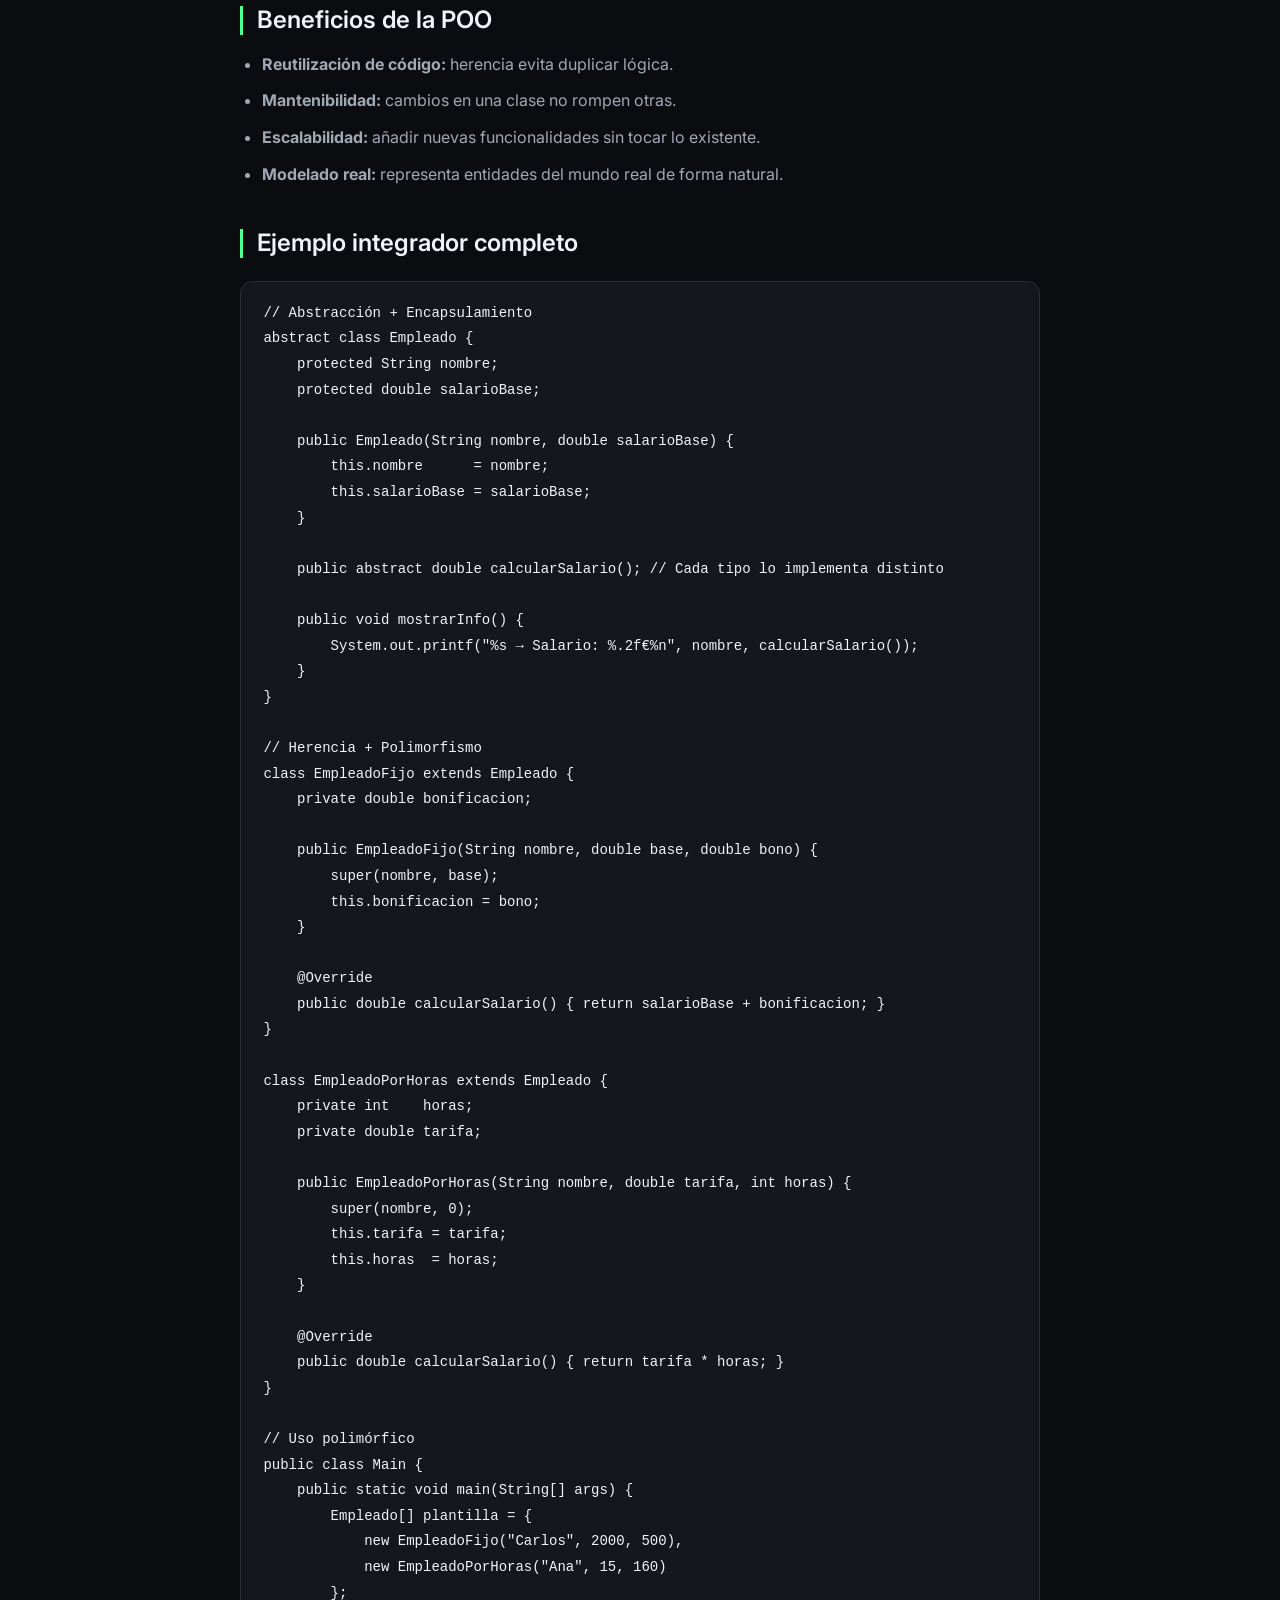
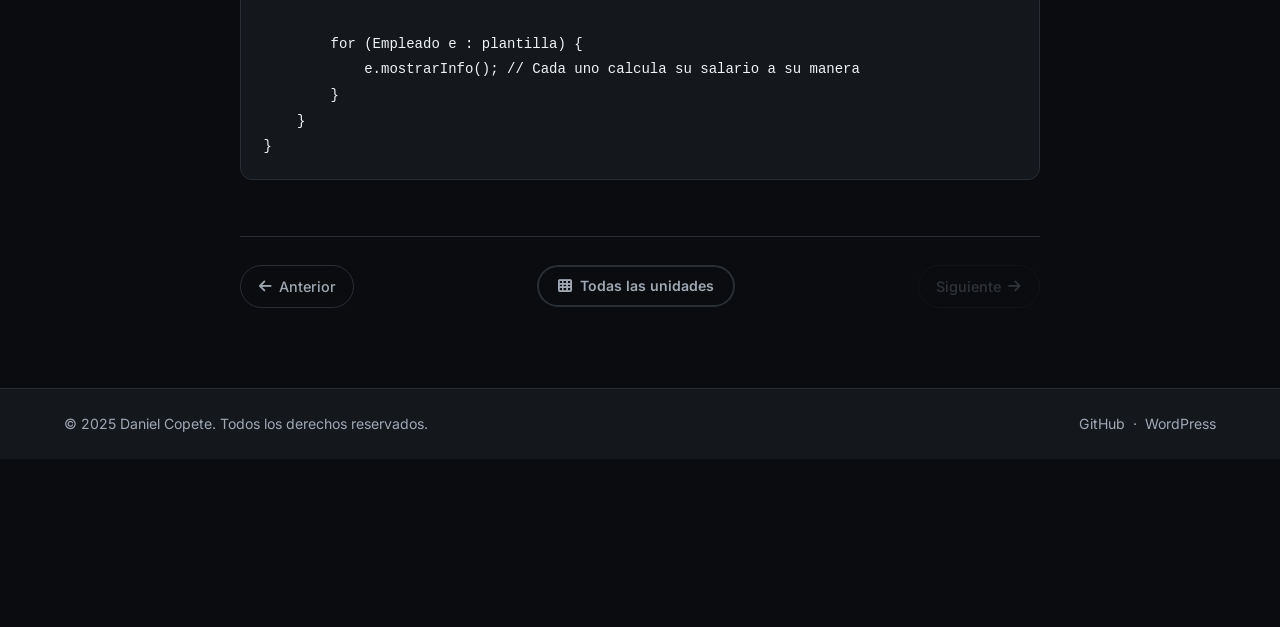
<file: teoria_ud5.html>
<!DOCTYPE html>
<html lang="es">
<head>
    <meta charset="UTF-8">
    <meta name="viewport" content="width=device-width, initial-scale=1.0">
    <meta name="description" content="Teoría Unidad 5: Principios de la POO — Daniel Copete">
    <title>Unidad 5 — Principios de POO | Daniel Copete</title>
    <link rel="preconnect" href="https://fonts.googleapis.com">
    <link rel="preconnect" href="https://fonts.gstatic.com" crossorigin>
    <link href="https://fonts.googleapis.com/css2?family=Inter:opsz,wght@14..32,400;14..32,500;14..32,600;14..32,700&display=swap" rel="stylesheet">
    <link rel="stylesheet" href="https://cdnjs.cloudflare.com/ajax/libs/font-awesome/6.0.0-beta3/css/all.min.css">
    <link rel="stylesheet" href="styles.css">
</head>
<body>

    <header class="header" id="header">
        <div class="container header-container">
            <div class="logo"><a href="index.html">Daniel Copete</a></div>
            <nav class="navbar" aria-label="Navegación principal">
                <ul class="nav-menu" id="nav-menu">
                    <li><a href="index.html#inicio"   class="nav-link">Inicio</a></li>
                    <li><a href="index.html#portfolio" class="nav-link">Portfolio</a></li>
                    <li><a href="index.html#sobre-mi"  class="nav-link">Sobre mí</a></li>
                    <li><a href="mi_contacto.html"     class="nav-link">Contacto</a></li>
                </ul>
                <div class="hamburger" id="hamburger" aria-label="Abrir menú" role="button" tabindex="0">
                    <span class="bar"></span><span class="bar"></span><span class="bar"></span>
                </div>
            </nav>
        </div>
    </header>

    <main>
        <section class="theory-page">
            <div class="container">

                <nav class="breadcrumb" aria-label="Ruta">
                    <a href="index.html">Inicio</a>
                    <span class="breadcrumb-sep">/</span>
                    <a href="index.html#portfolio">Portfolio</a>
                    <span class="breadcrumb-sep">/</span>
                    <span class="breadcrumb-current">Unidad 5</span>
                </nav>

                <div class="theory-page-header">
                    <h1>Unidad 5: Principios de la POO</h1>
                    <p class="section-description">Abstracción, encapsulamiento, herencia y polimorfismo a fondo.</p>
                </div>

                <div class="theory-content">

                    <h2>Los cuatro pilares de la POO</h2>

                    <h3>1. Abstracción</h3>
                    <p>Consiste en ocultar los detalles complejos y mostrar solo la funcionalidad esencial. Se logra mediante clases abstractas e interfaces. El usuario de la clase no necesita saber cómo funciona internamente, solo qué hace.</p>
                    <pre><code>abstract class Figura {
    abstract double calcularArea();  // Contrato: cada figura calcula su área
}

class Circulo extends Figura {
    private double radio;
    public Circulo(double radio) { this.radio = radio; }

    @Override
    double calcularArea() { return Math.PI * radio * radio; }
}

class Rectangulo extends Figura {
    private double base, altura;
    public Rectangulo(double b, double h) { base = b; altura = h; }

    @Override
    double calcularArea() { return base * altura; }
}</code></pre>

                    <h3>2. Encapsulamiento</h3>
                    <p>Protege los datos de un objeto. Los atributos se declaran <code>private</code> y se accede a ellos solo a través de métodos públicos controlados (getters/setters). Esto previene que datos inválidos entren al objeto.</p>
                    <pre><code>public class CuentaBancaria {
    private double saldo;  // Solo accesible dentro de la clase

    public double getSaldo() { return saldo; }

    public void depositar(double monto) {
        if (monto > 0) saldo += monto;
        else System.out.println("Monto inválido");
    }

    public void retirar(double monto) {
        if (monto > 0 && monto <= saldo) saldo -= monto;
        else System.out.println("Fondos insuficientes o monto inválido");
    }
}</code></pre>

                    <h3>3. Herencia</h3>
                    <p>Permite crear nuevas clases (subclases) a partir de clases existentes (superclases), reutilizando atributos y métodos. Representa una relación "es-un" (un Coche ES UN Vehículo).</p>
                    <pre><code>class Vehiculo {
    protected String marca;
    protected int velocidadMax;

    public Vehiculo(String marca, int velocidadMax) {
        this.marca        = marca;
        this.velocidadMax = velocidadMax;
    }

    public void arrancar() {
        System.out.println(marca + " arrancando...");
    }
}

class Coche extends Vehiculo {
    private int numeroPuertas;

    public Coche(String marca, int velMax, int puertas) {
        super(marca, velMax);
        this.numeroPuertas = puertas;
    }

    @Override
    public void arrancar() {
        System.out.println("Coche " + marca + " arrancando con " + numeroPuertas + " puertas");
    }
}</code></pre>

                    <h3>4. Polimorfismo</h3>
                    <p>Un objeto puede adoptar múltiples formas. Una referencia de superclase puede apuntar a cualquier subclase, y el método ejecutado se decide en tiempo de ejecución (dynamic binding).</p>
                    <pre><code>// Polimorfismo con herencia
Vehiculo v = new Coche("Toyota", 180, 4);
v.arrancar(); // Ejecuta el arrancar() de Coche, no de Vehiculo

// Polimorfismo con interfaces
interface Sonido {
    void hacerSonido();
}

class Perro implements Sonido {
    public void hacerSonido() { System.out.println("Guau"); }
}

class Gato implements Sonido {
    public void hacerSonido() { System.out.println("Miau"); }
}

// Mismo tipo (Sonido), distintos comportamientos
Sonido[] animales = { new Perro(), new Gato() };
for (Sonido a : animales) {
    a.hacerSonido(); // Guau, luego Miau
}</code></pre>

                    <h2>Beneficios de la POO</h2>
                    <ul>
                        <li><strong>Reutilización de código:</strong> herencia evita duplicar lógica.</li>
                        <li><strong>Mantenibilidad:</strong> cambios en una clase no rompen otras.</li>
                        <li><strong>Escalabilidad:</strong> añadir nuevas funcionalidades sin tocar lo existente.</li>
                        <li><strong>Modelado real:</strong> representa entidades del mundo real de forma natural.</li>
                    </ul>

                    <h2>Ejemplo integrador completo</h2>
                    <pre><code>// Abstracción + Encapsulamiento
abstract class Empleado {
    protected String nombre;
    protected double salarioBase;

    public Empleado(String nombre, double salarioBase) {
        this.nombre      = nombre;
        this.salarioBase = salarioBase;
    }

    public abstract double calcularSalario(); // Cada tipo lo implementa distinto

    public void mostrarInfo() {
        System.out.printf("%s → Salario: %.2f€%n", nombre, calcularSalario());
    }
}

// Herencia + Polimorfismo
class EmpleadoFijo extends Empleado {
    private double bonificacion;

    public EmpleadoFijo(String nombre, double base, double bono) {
        super(nombre, base);
        this.bonificacion = bono;
    }

    @Override
    public double calcularSalario() { return salarioBase + bonificacion; }
}

class EmpleadoPorHoras extends Empleado {
    private int    horas;
    private double tarifa;

    public EmpleadoPorHoras(String nombre, double tarifa, int horas) {
        super(nombre, 0);
        this.tarifa = tarifa;
        this.horas  = horas;
    }

    @Override
    public double calcularSalario() { return tarifa * horas; }
}

// Uso polimórfico
public class Main {
    public static void main(String[] args) {
        Empleado[] plantilla = {
            new EmpleadoFijo("Carlos", 2000, 500),
            new EmpleadoPorHoras("Ana", 15, 160)
        };

        for (Empleado e : plantilla) {
            e.mostrarInfo(); // Cada uno calcula su salario a su manera
        }
    }
}</code></pre>

                    <!-- Navegación entre unidades -->
                    <div class="theory-nav">
                        <a href="teoria_ud4.html" class="theory-nav-btn">
                            <i class="fas fa-arrow-left"></i> Anterior
                        </a>
                        <a href="index.html#portfolio" class="btn btn-outline" style="font-size:0.88rem; padding:0.5rem 1.2rem;">
                            <i class="fas fa-th"></i> Todas las unidades
                        </a>
                        <span class="theory-nav-btn theory-nav-btn--disabled">
                            Siguiente <i class="fas fa-arrow-right"></i>
                        </span>
                    </div>

                </div>
            </div>
        </section>
    </main>

    <footer class="footer">
        <div class="container footer-container">
            <p>&copy; 2025 Daniel Copete. Todos los derechos reservados.</p>
            <p>
                <a href="https://github.com/dacop1/programacion_1_daw" target="_blank" rel="noopener noreferrer">GitHub</a>
                &nbsp;·&nbsp;
                <a href="https://dcopjim.wordpress.com/" target="_blank" rel="noopener noreferrer">WordPress</a>
            </p>
        </div>
    </footer>

    <button id="scrollToTop" class="scroll-top" aria-label="Volver arriba"></button>

    <script src="script.js"></script>
</body>
</html>
</file>
<file: styles.css>
/* ============================================================
   styles.css — Portfolio Daniel Copete
   ============================================================ */

/* ===== VARIABLES ===== */
:root {
    --bg-primary:    #0a0c0f;
    --bg-secondary:  #14181c;
    --bg-card:       rgba(20, 24, 28, 0.85);
    --text-primary:  #f0f4f8;
    --text-secondary:#a0a8b4;
    --accent:        #4dff91;
    --accent-hover:  #6effb4;
    --border-color:  #2a2f36;
    --header-height: 70px;
    --shadow-sm:     0 4px 6px  rgba(0,0,0,0.3);
    --shadow-md:     0 10px 25px rgba(0,0,0,0.5);
    --shadow-lg:     0 20px 40px rgba(0,0,0,0.6);
    --transition:    all 0.3s ease;
    --font:          'Inter', sans-serif;
}

/* ===== RESET ===== */
*, *::before, *::after { margin:0; padding:0; box-sizing:border-box; }

html { scroll-behavior: smooth; font-size: 16px; }

body {
    font-family: var(--font);
    background-color: var(--bg-primary);
    color: var(--text-primary);
    line-height: 1.6;
    overflow-x: hidden;
}

.container { width: 90%; max-width: 1200px; margin: 0 auto; }

/* ===== TIPOGRAFÍA ===== */
h1, h2, h3, h4 { font-weight: 600; line-height: 1.2; }
h3 { font-size: 1.4rem; margin-bottom: 0.75rem; }

.section-header { text-align: center; margin-bottom: 3rem; }
.section-header h2 {
    font-size: 2.2rem;
    color: var(--accent);
    margin-bottom: 0.75rem;
}
.section-description {
    color: var(--text-secondary);
    max-width: 650px;
    margin: 0 auto;
    font-size: 1.05rem;
}

/* ===== HEADER ===== */
.header {
    position: fixed;
    top: 0; left: 0;
    width: 100%;
    height: var(--header-height);
    background: rgba(10, 12, 15, 0.9);
    backdrop-filter: blur(14px);
    -webkit-backdrop-filter: blur(14px);
    border-bottom: 1px solid rgba(255,255,255,0.06);
    z-index: 1000;
    transition: var(--transition);
}

.header.scrolled {
    background: rgba(10, 12, 15, 0.98);
    box-shadow: 0 1px 20px rgba(0,0,0,0.4);
}

.header-container {
    display: flex;
    justify-content: space-between;
    align-items: center;
    height: 100%;
}

.logo a {
    font-size: 1.4rem;
    font-weight: 700;
    color: var(--text-primary);
    text-decoration: none;
    letter-spacing: -0.4px;
    transition: color 0.2s;
}
.logo a:hover { color: var(--accent); }

/* ===== NAVEGACIÓN ===== */
.navbar { display: flex; align-items: center; }

.nav-menu {
    display: flex;
    list-style: none;
    gap: 2rem;
    align-items: center;
}

.nav-link {
    color: var(--text-secondary);
    text-decoration: none;
    font-weight: 500;
    font-size: 0.95rem;
    transition: var(--transition);
    position: relative;
    padding-bottom: 2px;
}

.nav-link::after {
    content: '';
    position: absolute;
    bottom: -3px; left: 0;
    width: 0; height: 2px;
    background: var(--accent);
    transition: width 0.3s ease;
}

.nav-link:hover,
.nav-link.active { color: var(--text-primary); }

.nav-link:hover::after,
.nav-link.active::after { width: 100%; }

/* Hamburguesa */
.hamburger {
    display: none;
    flex-direction: column;
    cursor: pointer;
    gap: 5px;
    padding: 4px;
    z-index: 1001;
}

.bar {
    width: 24px; height: 2.5px;
    background: var(--text-primary);
    border-radius: 3px;
    transition: var(--transition);
    display: block;
}

/* ===== BOTONES ===== */
.btn {
    display: inline-flex;
    align-items: center;
    gap: 0.5rem;
    padding: 0.8rem 1.7rem;
    border-radius: 50px;
    font-weight: 600;
    text-decoration: none;
    transition: var(--transition);
    border: 2px solid transparent;
    cursor: pointer;
    font-size: 0.95rem;
    font-family: var(--font);
}

.btn-primary {
    background: var(--accent);
    color: var(--bg-primary);
    box-shadow: 0 4px 14px rgba(77,255,145,0.22);
}
.btn-primary:hover {
    background: var(--accent-hover);
    transform: translateY(-2px);
    box-shadow: 0 8px 22px rgba(77,255,145,0.32);
}

.btn-outline {
    background: transparent;
    border-color: var(--border-color);
    color: var(--text-secondary);
}
.btn-outline:hover {
    border-color: var(--accent);
    color: var(--accent);
    transform: translateY(-2px);
}

/* ===== HERO ===== */
.hero {
    min-height: 100vh;
    display: flex;
    align-items: center;
    padding-top: var(--header-height);
    background: radial-gradient(ellipse at 65% 50%, rgba(77,255,145,0.04) 0%, transparent 55%);
}

.hero-container {
    display: grid;
    grid-template-columns: 1fr 1fr;
    align-items: center;
    gap: 4rem;
    padding: 3rem 0;
}

.hero-content { animation: fadeInUp 0.8s ease both; }

.hero-badge {
    display: inline-flex;
    align-items: center;
    gap: 0.5rem;
    background: rgba(77,255,145,0.07);
    border: 1px solid rgba(77,255,145,0.22);
    color: var(--accent);
    padding: 0.3rem 0.9rem;
    border-radius: 50px;
    font-size: 0.82rem;
    font-weight: 500;
    margin-bottom: 1.25rem;
}

.badge-dot {
    width: 7px; height: 7px;
    background: var(--accent);
    border-radius: 50%;
    animation: blink 2s infinite;
}

.hero-title {
    font-size: 3.8rem;
    font-weight: 700;
    margin-bottom: 0.75rem;
    line-height: 1.08;
    background: linear-gradient(135deg, #fff 40%, var(--accent));
    -webkit-background-clip: text;
    -webkit-text-fill-color: transparent;
    background-clip: text;
}

.hero-subtitle {
    font-size: 1.25rem;
    color: var(--text-secondary);
    margin-bottom: 0.9rem;
    font-weight: 500;
}

.hero-description {
    font-size: 1.05rem;
    color: var(--text-secondary);
    margin-bottom: 1.8rem;
    line-height: 1.75;
}

.hero-buttons {
    display: flex;
    gap: 0.85rem;
    flex-wrap: wrap;
    margin-bottom: 2rem;
}

.hero-stats {
    display: flex;
    align-items: center;
    gap: 1.25rem;
    padding-top: 1.5rem;
    border-top: 1px solid var(--border-color);
}

.stat { display: flex; flex-direction: column; gap: 0.15rem; }
.stat-number { font-size: 1.5rem; font-weight: 700; color: var(--accent); line-height: 1; }
.stat-label  { font-size: 0.73rem; color: var(--text-secondary); text-transform: uppercase; letter-spacing: 0.05em; }
.stat-divider { width: 1px; height: 36px; background: var(--border-color); }

/* Code window */
.hero-visual { animation: fadeInUp 0.8s ease 0.15s both; }

.code-window {
    background: var(--bg-secondary);
    border: 1px solid var(--border-color);
    border-radius: 14px;
    overflow: hidden;
    font-family: 'Fira Code', 'Courier New', monospace;
    font-size: 0.83rem;
}

.window-header {
    display: flex;
    align-items: center;
    gap: 0.45rem;
    padding: 0.8rem 1.1rem;
    background: rgba(255,255,255,0.025);
    border-bottom: 1px solid var(--border-color);
}

.dot { width: 11px; height: 11px; border-radius: 50%; }
.dot.red    { background: #ff5f57; }
.dot.yellow { background: #febc2e; }
.dot.green  { background: #28c840; }
.window-title { margin-left: 0.4rem; color: var(--text-secondary); font-size: 0.78rem; font-family: var(--font); }

.window-body { padding: 1.1rem 1.4rem; line-height: 1.85; }
.code-line   { display: block; }
.code-line.indent  { padding-left: 1.4rem; }
.code-line.indent2 { padding-left: 2.8rem; }
.code-line.indent3 { padding-left: 4.2rem; }

.code-keyword { color: #ff79c6; }
.code-class   { color: #50fa7b; }
.code-fn      { color: #8be9fd; }
.code-string  { color: var(--accent); }
.code-var     { color: #f8f8f2; }
.code-punct   { color: var(--text-secondary); }

/* ===== PORTFOLIO ===== */
.portfolio { padding: 5rem 0; background: var(--bg-primary); }

.portfolio-grid {
    display: grid;
    grid-template-columns: repeat(auto-fit, minmax(290px, 1fr));
    gap: 1.4rem;
}

.portfolio-card {
    background: var(--bg-card);
    backdrop-filter: blur(10px);
    -webkit-backdrop-filter: blur(10px);
    border: 1px solid var(--border-color);
    border-radius: 18px;
    padding: 1.6rem;
    transition: transform 0.3s ease, border-color 0.3s ease, box-shadow 0.3s ease;
    display: flex;
    flex-direction: column;
    position: relative;
    overflow: hidden;
    /* Estado inicial para animación de entrada */
    opacity: 0;
    transform: translateY(18px);
}

.portfolio-card.visible {
    opacity: 1;
    transform: translateY(0);
    transition: opacity 0.5s ease, transform 0.5s ease,
                border-color 0.3s ease, box-shadow 0.3s ease;
}

.portfolio-card::before {
    content: '';
    position: absolute;
    inset: 0;
    background: radial-gradient(circle at 50% 0%, rgba(77,255,145,0.07), transparent 65%);
    opacity: 0;
    transition: opacity 0.4s ease;
    pointer-events: none;
}

.portfolio-card:hover {
    transform: translateY(-7px);
    border-color: rgba(77,255,145,0.35);
    box-shadow: 0 16px 40px rgba(0,0,0,0.5), 0 0 0 1px rgba(77,255,145,0.08);
}

.portfolio-card:hover::before { opacity: 1; }

/* Coming soon */
.portfolio-card--coming {
    border-style: dashed;
    opacity: 0.55 !important;
}
.portfolio-card--coming.visible { opacity: 0.55 !important; }
.portfolio-card--coming:hover {
    transform: none;
    border-color: var(--border-color);
    box-shadow: none;
}

.card-number {
    font-size: 2.6rem;
    font-weight: 700;
    color: rgba(77,255,145,0.07);
    line-height: 1;
    margin-bottom: 0.4rem;
    letter-spacing: -1px;
    transition: color 0.3s;
}
.portfolio-card:hover .card-number { color: rgba(77,255,145,0.15); }
.coming-number { color: rgba(160,168,180,0.07) !important; }

.card-content {
    position: relative; z-index: 1;
    flex: 1; display: flex; flex-direction: column;
}

.card-title {
    font-size: 1.1rem; font-weight: 600;
    color: var(--text-primary); margin-bottom: 0.6rem;
}

.card-description {
    color: var(--text-secondary);
    font-size: 0.9rem;
    line-height: 1.7;
    flex: 1; margin-bottom: 1.1rem;
}

.card-tech {
    display: flex; flex-wrap: wrap; gap: 0.4rem;
    margin-bottom: 1.1rem;
}

.tech-tag {
    background: rgba(77,255,145,0.07);
    color: var(--accent);
    padding: 0.2rem 0.7rem;
    border-radius: 50px;
    font-size: 0.78rem; font-weight: 600;
    border: 1px solid rgba(77,255,145,0.18);
}
.tech-tag--muted {
    background: rgba(160,168,180,0.05);
    color: var(--text-secondary);
    border-color: var(--border-color);
}

.card-links {
    display: flex; align-items: center;
    justify-content: space-between;
    flex-wrap: wrap; gap: 0.6rem;
    margin-top: auto;
}

.btn-card {
    display: inline-flex; align-items: center; gap: 0.4rem;
    background: var(--accent); color: var(--bg-primary);
    padding: 0.48rem 1rem; border-radius: 50px;
    font-weight: 600; font-size: 0.84rem;
    text-decoration: none; transition: var(--transition);
}
.btn-card:hover { background: var(--accent-hover); transform: scale(1.04); }

.card-link {
    color: var(--text-secondary); text-decoration: none;
    font-weight: 500; font-size: 0.88rem;
    display: inline-flex; align-items: center; gap: 0.3rem;
    transition: var(--transition);
}
.card-link i { font-size: 0.75rem; transition: transform 0.2s; }
.card-link:hover { color: var(--accent); }
.card-link:hover i { transform: translateX(4px); }

.coming-label {
    color: var(--text-secondary); font-size: 0.84rem;
    display: inline-flex; align-items: center; gap: 0.35rem; opacity: 0.7;
}

/* ===== ABOUT ===== */
.about {
    padding: 5rem 0;
    background: linear-gradient(180deg, var(--bg-primary) 0%, var(--bg-secondary) 100%);
}

.about-content {
    display: grid;
    grid-template-columns: 1fr 1fr;
    gap: 3.5rem; align-items: start;
}

.about-text p {
    margin-bottom: 1.1rem;
    color: var(--text-secondary);
    font-size: 1.02rem; line-height: 1.8;
}
.about-text strong { color: var(--text-primary); font-weight: 600; }

.about-skills h3 { color: var(--text-primary); font-size: 1.05rem; margin-bottom: 1.1rem; }

.skills-list { display: flex; flex-wrap: wrap; gap: 0.65rem; margin-bottom: 1.75rem; }

.skill-item {
    background: rgba(255,255,255,0.04);
    border: 1px solid var(--border-color);
    padding: 0.38rem 0.9rem; border-radius: 50px;
    font-size: 0.88rem;
    display: inline-flex; align-items: center; gap: 0.45rem;
    color: var(--text-secondary); transition: var(--transition);
}
.skill-item i { color: var(--accent); font-size: 0.95rem; }
.skill-item:hover {
    border-color: var(--accent); color: var(--text-primary);
    background: rgba(77,255,145,0.05); transform: translateY(-2px);
}

.about-links { display: flex; flex-direction: column; gap: 0.65rem; }

.about-link {
    display: inline-flex; align-items: center; gap: 0.55rem;
    color: var(--text-secondary); text-decoration: none;
    font-size: 0.92rem; transition: var(--transition);
}
.about-link i { color: var(--accent); font-size: 1rem; }
.about-link:hover { color: var(--accent); }

/* ===== CONTACT CTA ===== */
.contact { padding: 5rem 0; background: var(--bg-primary); }

.contact-cta {
    text-align: center; max-width: 560px; margin: 0 auto;
    padding: 3.5rem 2.5rem;
    background: var(--bg-card);
    border: 1px solid var(--border-color);
    border-radius: 22px;
}
.contact-cta h2 { font-size: 1.9rem; color: var(--accent); margin-bottom: 0.9rem; }
.contact-cta p  { color: var(--text-secondary); margin-bottom: 1.8rem; font-size: 1rem; line-height: 1.7; }

.contact-actions {
    display: flex; flex-direction: column;
    align-items: center; gap: 1.25rem;
}

.social-links { display: flex; gap: 1.1rem; }
.social-links a {
    color: var(--text-secondary); font-size: 1.5rem;
    display: inline-flex; transition: var(--transition);
}
.social-links a:hover { color: var(--accent); transform: translateY(-3px); }

/* ===== FOOTER ===== */
.footer {
    background: var(--bg-secondary);
    padding: 1.5rem 0;
    border-top: 1px solid var(--border-color);
}

.footer-container {
    display: flex; justify-content: space-between;
    align-items: center; flex-wrap: wrap; gap: 0.5rem;
}

.footer p  { color: var(--text-secondary); font-size: 0.88rem; }
.footer a  { color: var(--text-secondary); text-decoration: none; transition: var(--transition); }
.footer a:hover { color: var(--accent); }

/* ===== SCROLL TOP ===== */
.scroll-top {
    position: fixed; bottom: 1.5rem; right: 1.5rem;
    width: 44px; height: 44px;
    border-radius: 50%;
    background: var(--accent); color: var(--bg-primary);
    border: none; cursor: pointer;
    display: flex; align-items: center; justify-content: center;
    font-size: 1.1rem;
    box-shadow: var(--shadow-md);
    transition: var(--transition);
    opacity: 0; visibility: hidden; z-index: 99;
    /* Flecha CSS — no depende de Font Awesome */
    line-height: 1;
}
.scroll-top::before {
    content: '';
    display: block;
    width: 10px; height: 10px;
    border-left: 2.5px solid var(--bg-primary);
    border-top:  2.5px solid var(--bg-primary);
    transform: rotate(45deg) translateY(2px);
}
.scroll-top.show { opacity: 1; visibility: visible; }
.scroll-top:hover { background: var(--accent-hover); transform: scale(1.1) translateY(-2px); }

/* ===== ANIMACIONES ===== */
@keyframes fadeInUp {
    from { opacity: 0; transform: translateY(22px); }
    to   { opacity: 1; transform: translateY(0); }
}

@keyframes blink {
    0%, 100% { opacity: 1; }
    50%       { opacity: 0.4; }
}

/* ===== PÁGINAS DE TEORÍA ===== */
.theory-page {
    padding-top: calc(var(--header-height) + 2.5rem);
    padding-bottom: 5rem;
    min-height: 100vh;
}

.theory-page-header {
    text-align: center; margin-bottom: 2.5rem;
}

.theory-page-header h1 {
    font-size: 2.2rem; font-weight: 700;
    color: var(--text-primary); margin-bottom: 0.5rem;
}

.theory-page-header .section-description {
    color: var(--text-secondary); font-size: 1rem;
}

/* Breadcrumb */
.breadcrumb {
    display: flex; align-items: center; gap: 0.4rem;
    font-size: 0.84rem; color: var(--text-secondary);
    margin-bottom: 2rem; flex-wrap: wrap;
}
.breadcrumb a { color: var(--text-secondary); text-decoration: none; transition: var(--transition); }
.breadcrumb a:hover { color: var(--accent); }
.breadcrumb-sep { opacity: 0.35; }
.breadcrumb-current { color: var(--accent); font-weight: 500; }

/* Contenido teoría */
.theory-content {
    max-width: 800px;
    margin: 0 auto;
}

.theory-content h2 {
    font-size: 1.5rem;
    color: var(--text-primary);
    margin-top: 2.5rem; margin-bottom: 0.9rem;
    padding-left: 0.9rem;
    border-left: 3px solid var(--accent);
    font-weight: 600;
}

.theory-content h3 {
    font-size: 1.15rem;
    color: var(--text-secondary);
    margin-top: 1.4rem; margin-bottom: 0.6rem;
    font-weight: 600;
}

.theory-content p {
    color: var(--text-secondary);
    line-height: 1.85; margin-bottom: 1rem;
}

.theory-content ul,
.theory-content ol {
    color: var(--text-secondary);
    margin-left: 1.4rem; margin-bottom: 1.4rem;
    line-height: 1.85;
}

.theory-content li { margin-bottom: 0.45rem; }

.theory-content code {
    background: rgba(77,255,145,0.07);
    color: var(--accent);
    padding: 0.15rem 0.4rem;
    border-radius: 4px;
    font-family: 'Fira Code','Courier New',monospace;
    font-size: 0.875em;
    border: 1px solid rgba(77,255,145,0.14);
}

.theory-content pre {
    background: var(--bg-secondary);
    border: 1px solid var(--border-color);
    border-radius: 12px;
    padding: 1.2rem 1.4rem;
    overflow-x: auto;
    margin: 1.4rem 0;
}

.theory-content pre code {
    background: none; color: var(--text-primary);
    border: none; padding: 0;
    font-size: 0.875rem; line-height: 1.7;
}

/* Navegación entre unidades */
.theory-nav {
    display: flex;
    justify-content: space-between;
    align-items: center;
    margin-top: 3.5rem;
    padding-top: 1.75rem;
    border-top: 1px solid var(--border-color);
    gap: 0.75rem;
    flex-wrap: wrap;
}

.theory-nav-btn {
    display: inline-flex; align-items: center; gap: 0.45rem;
    color: var(--text-secondary); text-decoration: none;
    font-weight: 500; font-size: 0.9rem;
    padding: 0.55rem 1.1rem;
    border: 1px solid var(--border-color);
    border-radius: 50px; transition: var(--transition);
}
.theory-nav-btn:hover {
    color: var(--accent); border-color: var(--accent);
    background: rgba(77,255,145,0.05);
}
.theory-nav-btn--disabled { opacity: 0.25; pointer-events: none; }

/* ===== PÁGINA CONTACTO ===== */
.contact-page {
    padding-top: calc(var(--header-height) + 2.5rem);
    padding-bottom: 5rem;
    min-height: 100vh;
}

.contact-grid {
    display: grid;
    grid-template-columns: 1fr 1fr;
    gap: 1.75rem; align-items: start;
    margin-top: 2rem;
}

.contact-info,
.contact-form-card {
    background: var(--bg-card);
    backdrop-filter: blur(10px);
    border: 1px solid var(--border-color);
    border-radius: 18px;
    padding: 1.8rem;
}

.contact-info h2,
.contact-form-card h2 {
    color: var(--accent);
    margin-bottom: 1.1rem;
    font-size: 1.4rem;
}

.contact-info p {
    color: var(--text-secondary);
    margin-bottom: 1.4rem; line-height: 1.8; font-size: 0.95rem;
}

.contact-details { list-style: none; margin-bottom: 1.4rem; }
.contact-details li {
    display: flex; align-items: center;
    gap: 0.7rem; margin-bottom: 0.8rem;
    color: var(--text-secondary); font-size: 0.92rem;
}
.contact-details i { color: var(--accent); font-size: 1.05rem; width: 1.4rem; }
.contact-details a { color: var(--text-secondary); text-decoration: none; transition: var(--transition); }
.contact-details a:hover { color: var(--accent); }

.social-links-contact { display: flex; gap: 1.1rem; margin-top: 0.75rem; }
.social-links-contact a {
    color: var(--text-secondary); font-size: 1.5rem; transition: var(--transition);
}
.social-links-contact a:hover { color: var(--accent); transform: translateY(-3px); }

/* Form */
.form-group { margin-bottom: 1.15rem; }
.form-group label {
    display: block; margin-bottom: 0.35rem;
    color: var(--text-primary); font-weight: 500; font-size: 0.88rem;
}
.form-group input,
.form-group textarea {
    width: 100%;
    padding: 0.7rem 0.95rem;
    background: rgba(255,255,255,0.04);
    border: 1px solid var(--border-color);
    border-radius: 10px;
    color: var(--text-primary);
    font-family: var(--font); font-size: 0.92rem;
    transition: var(--transition);
}
.form-group input:focus,
.form-group textarea:focus {
    outline: none;
    border-color: var(--accent);
    box-shadow: 0 0 0 3px rgba(77,255,145,0.07);
}
.form-group input::placeholder,
.form-group textarea::placeholder { color: rgba(160,168,180,0.45); }
.form-group textarea { min-height: 135px; resize: vertical; }

.btn-submit {
    background: var(--accent); color: var(--bg-primary);
    border: none; padding: 0.82rem 1.8rem;
    border-radius: 50px; font-weight: 600; font-size: 0.95rem;
    cursor: pointer; transition: var(--transition);
    width: 100%; display: flex; align-items: center;
    justify-content: center; gap: 0.45rem;
    font-family: var(--font);
}
.btn-submit:hover {
    background: var(--accent-hover); transform: translateY(-2px);
    box-shadow: 0 8px 20px rgba(77,255,145,0.22);
}

.form-message {
    margin-top: 0.9rem; padding: 0.8rem;
    border-radius: 10px; text-align: center;
    display: none; font-size: 0.88rem;
}
.form-message.success {
    background: rgba(77,255,145,0.07); color: var(--accent);
    border: 1px solid rgba(77,255,145,0.28); display: block;
}
.form-message.error {
    background: rgba(255,77,77,0.07); color: #ff6b6b;
    border: 1px solid rgba(255,77,77,0.28); display: block;
}

/* ===== RESPONSIVE ===== */
@media (max-width: 1024px) {
    .hero-title    { font-size: 3.2rem; }
    .hero-container { gap: 2.5rem; }
}

@media (max-width: 900px) {
    .hero-container {
        grid-template-columns: 1fr;
        text-align: center;
    }
    .hero-visual   { display: none; }
    .hero-badge    { margin: 0 auto 1.25rem; }
    .hero-buttons  { justify-content: center; }
    .hero-stats    { justify-content: center; }
    .about-content { grid-template-columns: 1fr; gap: 2.5rem; }
}

@media (max-width: 768px) {
    /* Menú móvil */
    .nav-menu {
        position: fixed;
        top: var(--header-height); left: -100%;
        width: 100%; flex-direction: column;
        background: rgba(10,12,15,0.98);
        backdrop-filter: blur(16px);
        padding: 2rem 0; gap: 1.75rem;
        border-bottom: 1px solid var(--border-color);
        text-align: center;
        transition: left 0.3s ease;
        z-index: 999;
    }
    .nav-menu.active { left: 0; }
    .hamburger { display: flex; }

    .hamburger.active .bar:nth-child(1) { transform: translateY(7.5px) rotate(45deg); }
    .hamburger.active .bar:nth-child(2) { opacity: 0; transform: scaleX(0); }
    .hamburger.active .bar:nth-child(3) { transform: translateY(-7.5px) rotate(-45deg); }

    .hero-title   { font-size: 2.5rem; }
    .portfolio-grid { grid-template-columns: 1fr; }
    .contact-grid   { grid-template-columns: 1fr; }
    .footer-container { flex-direction: column; text-align: center; }
    .contact-cta  { padding: 2.5rem 1.5rem; }
    .theory-nav   { flex-direction: column; }
    .theory-nav-btn { justify-content: center; }
    .scroll-top   { bottom: 1rem; right: 1rem; }

    .section-header h2 { font-size: 1.9rem; }
    .theory-page-header h1 { font-size: 1.8rem; }
}

@media (max-width: 480px) {
    .hero-title   { font-size: 2rem; }
    .hero-buttons { flex-direction: column; }
    .btn          { width: 100%; justify-content: center; }
    .hero-stats   { gap: 0.9rem; }
    .stat-number  { font-size: 1.3rem; }
}
</file>
